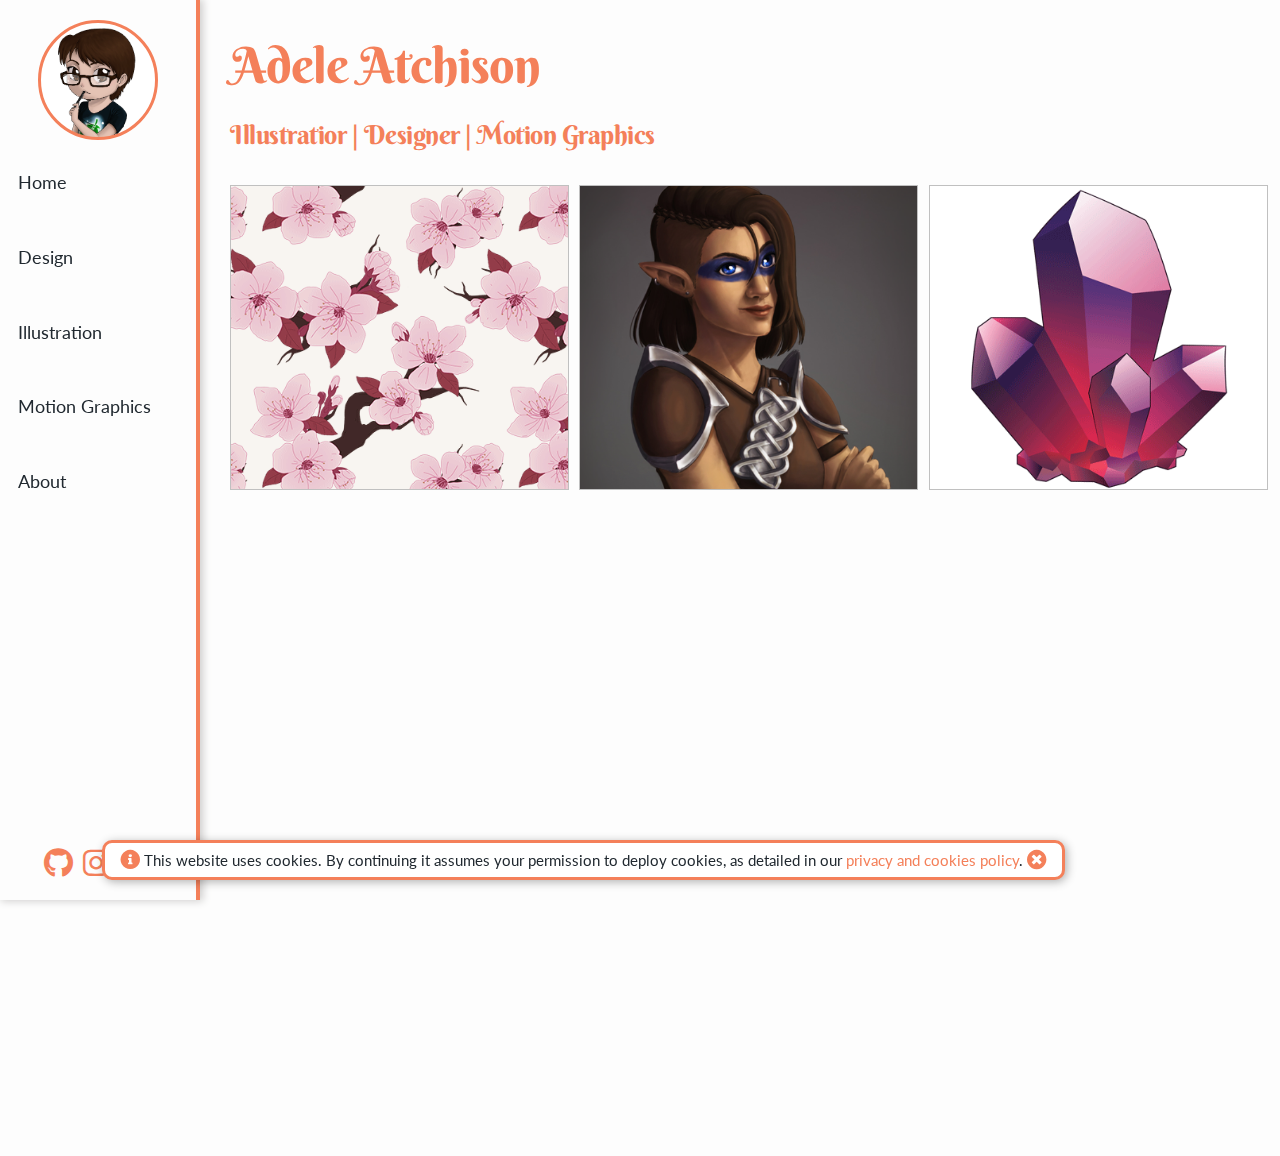
<file: index.html>
<!DOCTYPE html>
<html lang="en">
<head>

  <!-- Basic Page Needs
  –––––––––––––––––––––––––––––––––––––––––––––––––– -->
  <meta charset="utf-8">
  <title>Adele Atchison's Portfolio</title>
  <meta http-equiv="Content-Language" content="en">
  <meta name="description" content="Home Page of Adele Atchison's Portfolio">
  <meta name="author" content="Adele Atchison">
  <meta name="keywords" content="HTML,CSS,JavaScript,Illustration,Illustrator,Design,Designer,Photography,Portfolio,Northern Ireland,">

  <!-- Mobile Specific Metas
  –––––––––––––––––––––––––––––––––––––––––––––––––– -->
  <meta name="viewport" content="width=device-width, initial-scale=1">

  <!-- FONT
  –––––––––––––––––––––––––––––––––––––––––––––––––– -->
  <link href="https://fonts.googleapis.com/css?family=Berkshire+Swash|Lato" rel="stylesheet">

  <!-- CSS
  –––––––––––––––––––––––––––––––––––––––––––––––––– -->
  <link rel="stylesheet" href="css/normalize.css">
  <link rel="stylesheet" href="css/skeleton.css">
  <link rel="stylesheet" href="css/portfoliostyle.css">
  <link rel="stylesheet" href="css/fontawesome-free-5.0.1/web-fonts-with-css/css/fontawesome-all.css">

    
  <!-- Favicon
  –––––––––––––––––––––––––––––––––––––––––––––––––– -->
  <link rel="icon" type="image/png" href="images/favicon.png">
<!-- Global site tag (gtag.js) - Google Analytics -->

</head>
<body>
    <!--<div id="splash" style="text-align: center;vertical-align: middle;font-size: 20px;">hi there</div>-->
    
    <div id="imgpage"><div id="close"><i class="fa fa-times fa-2x"></i></div>
    <div class="navigationbuttons"><div id="prev_button"><i class="fa fa-chevron-left fa-5x" aria-hidden="false"></i></div><div id="next_button"><i class="fa fa-chevron-right fa-5x" aria-hidden="false"></i></div></div>
</div>

  <!-- Primary Page Layout
  –––––––––––––––––––––––––––––––––––––––––––––––––– -->
    <div id="containerouter" data-page="default">
        <input id="sidebar_button" type="checkbox" role="button"><label for="sidebar_button"><span><i class="fas fa-bars fa-2x"></i></span></label></input>
        <div id="sidebar">
            <div id="myicon"></div>
            <ul>
                <li><a href="./" data-page="default">Home</a></li>
                <li><a href="design.html" data-page="design">Design</a></li>
                <li><a href="illustration.html" data-page="illustration">Illustration</a></li>
                <li><a href="motiongraphics.html" data-page="photography">Motion Graphics</a></li>
                <li><a href="about.html" data-page="default">About</a></li>
                
            </ul>
            
            
    <div class="footer">
        <a href="https://github.com/DelAtchison"><i class="fab fa-github fa-fw fa-2x"></i></a>
        <a href="https://www.instagram.com/deliinthesky/"><i class="fab fa-instagram fa-fw fa-2x"></i></a>
        <a href="https://twitter.com/DeliAtchison"><i class="fab fa-twitter fa-fw fa-2x"></i></a>
           </div>
        </div>
    
      <div class="containerinner">
        <div id="gallery">
            <div class="twelve columns header"><h1>Adele Atchison </h1><h5> <a href="illustration.html">Illustratior</a> | <a href="design.html">Designer</a> | <a href="motiongraphics.html">Motion Graphics</a></h5>
            </div>
            <noscript><b>Javascript is disabled on your browser.<br> Please enable it to view this online portfolio as it was designed.</b></noscript>
                
            
        </div>
          <div class="video-container" style="margin-top:-2.2%;">
          <iframe width="98%"  src="https://www.youtube.com/embed/agPzBRjDsdI?rel=0&amp;controls=1&amp;showinfo=0" frameborder="0" allow="accelerometer; autoplay; encrypted-media; gyroscope; picture-in-picture" allowfullscreen></iframe></div><br>
      </div>
  </div>
<!-- Scripts --------->
    <script>
        
/* This is the entire Gallery entry for the page, it's all in here. All of it. Really */
        var works = [
            
            { 'name' : "Cherry Blossoms",
             'tbimage' : "images/thumbnails/Illustration/cherryblossom.png",
             'image' : "images/images/Illustration/cherryblossom.png",
               'description' : "A design created to be a repeating pattern and series of individual cherry blossom floral assets for use on wedding stationary. Designed for "+ '<a href="http://www.goldlinkstationery.com/New_Cherry_Blossom_p/newblossom.htm">Goldlink Stationary.</a>' + "  Created using Adobe Illustrator.",
             'year' : "2018" 
            },
            
            { 'name' : "Nora Brighthammer",
             'tbimage' : "images/thumbnails/Illustration/nora.png",
             'image' : "images/images/Illustration/nora.png",
             'description' : "A digital painting piece of one of my dungeons and dragons characters, a half elf fighter/sorcerer called Nora. Painted in Procreate and Photoshop.",
             'year' : "2020" 
            },
            
            { 'name' : "Multifaceted",
             'tbimage' : "images/thumbnails/Design/multifaceted.png",
             'image' : "images/images/Design/multifaceted.png",
             'description' : "A key illustration from a self branding project from 2016. I originally used the illustration as a setpiece in my earlier portfolio design and branding identity as well as using the colours from it for my colour scheme. Created in Adobe Illustrator.",
             'year' : "2016"
            },
            

        ];
    /* End of Gallery */
    </script>
    <script src="cookie_banner.js"></script> 
    <script src="galleryscript.js"></script> 
    
  
<!-- End Document
  –––––––––––––––––––––––––––––––––––––––––––––––––– -->
</body>
</html>
</file>
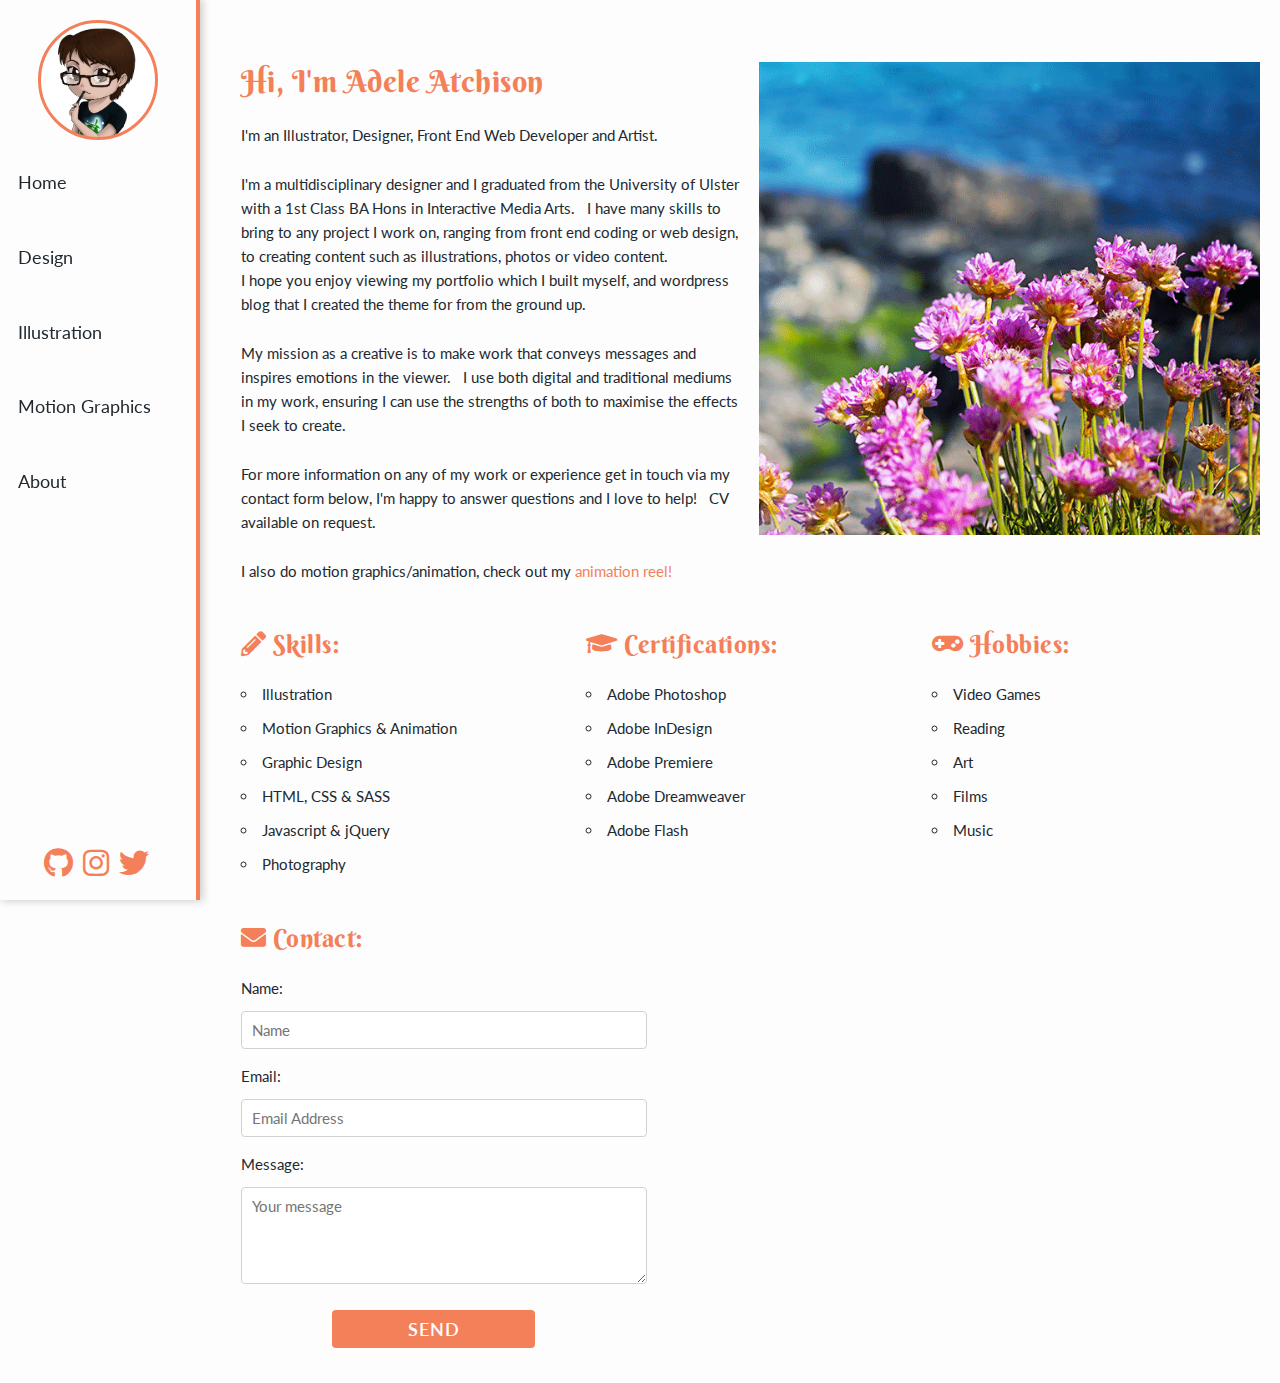
<file: about.html>
<!DOCTYPE html>
<html lang="en">
<head>

  <!-- Basic Page Needs
  –––––––––––––––––––––––––––––––––––––––––––––––––– -->
  <meta charset="utf-8">
  <title>Adele Atchison's Portfolio</title>
  <meta http-equiv="Content-Language" content="en">
  <meta name="description" content="Home Page of Adele Atchison's Portfolio">
  <meta name="author" content="Adele Atchison">
  <meta name="keywords" content="HTML,CSS,JavaScript,Illustration,Illustrator,Design,Designer,Photography,Portfolio,Northern Ireland,">

  <!-- Mobile Specific Metas
  –––––––––––––––––––––––––––––––––––––––––––––––––– -->
  <meta name="viewport" content="width=device-width, initial-scale=1">

  <!-- FONT
  –––––––––––––––––––––––––––––––––––––––––––––––––– -->
  <link href="https://fonts.googleapis.com/css?family=Berkshire+Swash|Lato" rel="stylesheet">

  <!-- CSS
  –––––––––––––––––––––––––––––––––––––––––––––––––– -->
  <link rel="stylesheet" href="css/normalize.css">
  <link rel="stylesheet" href="css/skeleton.css">
  <link rel="stylesheet" href="css/portfoliostyle.css">
  <link rel="stylesheet" href="css/fontawesome-free-5.0.1/web-fonts-with-css/css/fontawesome-all.css">
    
  <!-- Favicon
  –––––––––––––––––––––––––––––––––––––––––––––––––– -->
  <link rel="icon" type="image/png" href="images/favicon.png">
<!-- Global site tag (gtag.js) - Google Analytics -->


</head>
<body>
    <!--<div id="splash" style="text-align: center;vertical-align: middle;font-size: 20px;">hi there</div>-->
    
    <div id="imgpage"><div id="close"><i class="fa fa-times fa-2x"></i></div>
    <div class="navigationbuttons"><div id="prev_button"><i class="fa fa-chevron-left fa-5x" aria-hidden="false"></i></div><div id="next_button"><i class="fa fa-chevron-right fa-5x" aria-hidden="false"></i></div></div>
</div>

  <!-- Primary Page Layout
  –––––––––––––––––––––––––––––––––––––––––––––––––– -->
    <div id="containerouter" data-page="default">
        <input id="sidebar_button" type="checkbox" role="button"><label for="sidebar_button"><span><i class="fas fa-bars fa-2x"></i></span></label></input>
        <div id="sidebar">
                 <div id="myicon"></div>
            <ul>
                <li><a href="./" data-page="default">Home</a></li>
                <li><a href="design.html" data-page="design">Design</a></li>
                <li><a href="illustration.html" data-page="illustration">Illustration</a></li>
                <li><a href="motiongraphics.html" data-page="photography">Motion Graphics</a></li>
                <li><a href="about.html" data-page="default">About</a></li>
                
            </ul>
            
            
    <div class="footer">
        <a href="https://github.com/DelAtchison"><i class="fab fa-github fa-fw fa-2x"></i></a>
        <a href="https://www.instagram.com/deliinthesky/"><i class="fab fa-instagram fa-fw fa-2x"></i></a>
        <a href="https://twitter.com/DeliAtchison"><i class="fab fa-twitter fa-fw fa-2x"></i></a>
        
            </div>
        </div>
    
      <div class="containerinner about">
        <div id="gallery" style="margin-top:5%;">
            <div class="twelve columns">
            <div class="one-half column" style="padding-right:10px;"><h4 style="font-size:2em;">Hi, I'm Adele Atchison</h4><p>I'm an Illustrator, Designer, Front End Web Developer and Artist.</p><p>I'm a multidisciplinary designer and I graduated from the University of Ulster with a 1st Class BA Hons in Interactive Media Arts. &nbsp I have many skills to bring to any project I work on, ranging from front end coding or web design, to creating content such as illustrations, photos or video content. <br> I hope you enjoy viewing my portfolio which I built myself, and wordpress blog that I created the theme for from the ground up.</p> 
                
            <p>My mission as a creative is to make work that conveys messages and inspires emotions in the viewer.  &nbsp I use both digital and traditional mediums in my work, ensuring I can use the strengths of both to maximise the effects I seek to create.</p>
                
            <p>For more information on any of my work or experience get in touch via my contact form below, I'm happy to answer questions and I love to help! &nbsp CV available on request.</p>
                <p>I also do motion graphics/animation, check out my <a href="https://www.youtube.com/watch?v=agPzBRjDsdI&feature=youtu.be">animation reel! </a></p></div>
                
            <noscript><b>Javascript is disabled on your browser.<br> Please enable it to view this online portfolio as it was designed.</b></noscript>
            
            <div class="one-half column" style="padding-right:0.7%;"><img src="images/thumbnails/Photography/profileflowers.png" width="100%"></div>
            </div>
            <div class="twelve columns">
            <div class="one-third column"><h4><i class="fas fa-pencil-alt"></i> Skills:</h4>
                <ul>
                    <li>Illustration</li>
                    <li>Motion Graphics & Animation</li>
                    <li>Graphic Design</li>
                    <li>HTML, CSS & SASS </li>
                    <li>Javascript & jQuery</li>
                    <li>Photography</li>
                    
                </ul></div>
            <div class="one-third column"><h4><i class="fas fa-graduation-cap"></i> Certifications:</h4>
                <ul>
                    <li>Adobe Photoshop</li>
                    <li>Adobe InDesign</li>
                    <li>Adobe Premiere</li>
                    <li>Adobe Dreamweaver</li>
                    <li>Adobe Flash</li>
                </ul></div>
            <div class="one-third column"><h4><i class="fas fa-gamepad"></i> Hobbies:</h4>
            <ul>
                    <li>Video Games</li>
                    <li>Reading</li>
                    <li>Art</li>
                    <li>Films</li>
                    <li>Music</li>
                </ul></div>
            </div>
            <div class="twelve columns">
            <div class="one-half column cform"><h4><i class="fas fa-envelope"></i> Contact:</h4>
             <form action="//formspree.io/delatchison@gmail.com" method="POST" style="margin-left:3%">
                <p>  Name: </p>
                <input type="text" name="name" placeholder="Name">
                <p>  Email: </p>
                <input type="email" name="_replyto" placeholder="Email Address">
                <p>  Message: </p> 
                <textarea name="message" rows="5" placeholder="Your message" style="height:6.5em"></textarea>
                <input type="text" name="_gotcha" style="display:none"><br> 
                <input type="submit" value="Send" style="color:white;margin:0 auto;font-size:1.8rem;margin-top:20px;">
                </form> 
                </div></div>
                      
                
            
        </div>
      </div>
  </div>
<!-- Scripts --------->
       
  <script src="cookie_banner.js"></script> 
<!---End Document
  –––––––––––––––––––––––––––––––––––––––––––––––––– -->
</body>
</html>
</file>
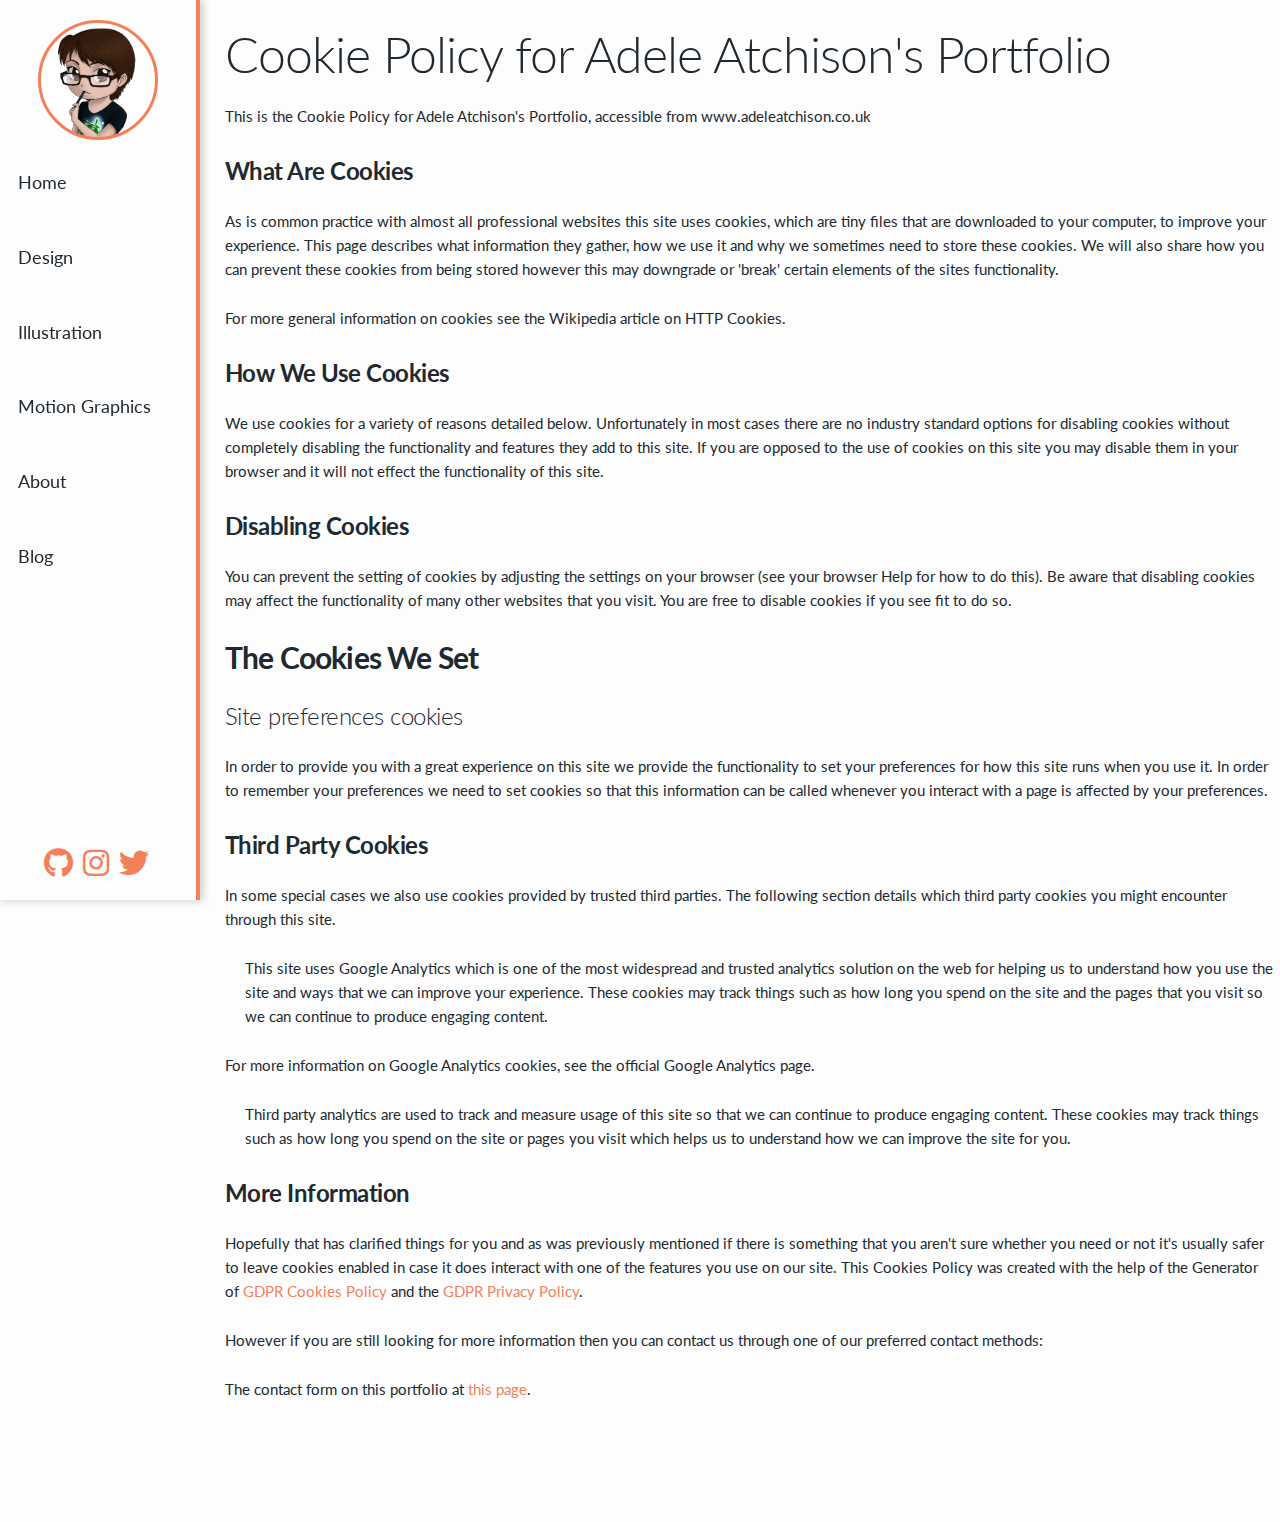
<file: Cookie_Privacy.html>
<!DOCTYPE html>
<html lang="en">
<head>

  <!-- Basic Page Needs
  –––––––––––––––––––––––––––––––––––––––––––––––––– -->
  <meta charset="utf-8">
  <title>Adele Atchison's Portfolio</title>
  <meta http-equiv="Content-Language" content="en">
  <meta name="description" content="Home Page of Adele Atchison's Portfolio">
  <meta name="author" content="Adele Atchison">
  <meta name="keywords" content="HTML,CSS,JavaScript,Illustration,Illustrator,Design,Designer,Photography,Portfolio,Northern Ireland,">

  <!-- Mobile Specific Metas
  –––––––––––––––––––––––––––––––––––––––––––––––––– -->
  <meta name="viewport" content="width=device-width, initial-scale=1">

  <!-- FONT
  –––––––––––––––––––––––––––––––––––––––––––––––––– -->
  <link href="https://fonts.googleapis.com/css?family=Berkshire+Swash|Lato" rel="stylesheet">

  <!-- CSS
  –––––––––––––––––––––––––––––––––––––––––––––––––– -->
  <link rel="stylesheet" href="css/normalize.css">
  <link rel="stylesheet" href="css/skeleton.css">
  <link rel="stylesheet" href="css/portfoliostyle.css">
  <link rel="stylesheet" href="css/fontawesome-free-5.0.1/web-fonts-with-css/css/fontawesome-all.css">

    
  <!-- Favicon
  –––––––––––––––––––––––––––––––––––––––––––––––––– -->
  <link rel="icon" type="image/png" href="images/favicon.png">
<!-- Global site tag (gtag.js) - Google Analytics -->
<script async src="https://www.googletagmanager.com/gtag/js?id=UA-66696200-1"></script>
<script>
  window.dataLayer = window.dataLayer || [];
  function gtag(){dataLayer.push(arguments);}
  gtag('js', new Date());

  gtag('config', 'UA-66696200-1');
</script>

</head>
<body>
    <!--<div id="splash" style="text-align: center;vertical-align: middle;font-size: 20px;">hi there</div>-->
    
    <div id="imgpage"><div id="close"><i class="fa fa-times fa-2x"></i></div>
    <div class="navigationbuttons"><div id="prev_button"><i class="fa fa-chevron-left fa-5x" aria-hidden="false"></i></div><div id="next_button"><i class="fa fa-chevron-right fa-5x" aria-hidden="false"></i></div></div>
</div>

  <!-- Primary Page Layout
  –––––––––––––––––––––––––––––––––––––––––––––––––– -->
    <div id="containerouter" data-page="default">
        <input id="sidebar_button" type="checkbox" role="button"><label for="sidebar_button"><span><i class="fas fa-bars fa-2x"></i></span></label></input>
        <div id="sidebar">
            <div id="myicon"></div>
            <ul>
                <li><a href="./" data-page="default">Home</a></li>
                <li><a href="design.html" data-page="design">Design</a></li>
                <li><a href="illustration.html" data-page="illustration">Illustration</a></li>
                <li><a href="motiongraphics.html" data-page="photography">Motion Graphics</a></li>
                <li><a href="about.html" data-page="default">About</a></li>
                <li><a href="http://www.adeleatchison.co.uk/blog/" data-page="blog">Blog</a></li>
            </ul>
            
            
    <div class="footer">
        <a href="https://github.com/DelAtchison"><i class="fab fa-github fa-fw fa-2x"></i></a>
        <a href="https://www.instagram.com/deliinthesky/"><i class="fab fa-instagram fa-fw fa-2x"></i></a>
        <a href="https://twitter.com/DeliAtchison"><i class="fab fa-twitter fa-fw fa-2x"></i></a>
           </div>
        </div>
    
      <div class="containerinner cookie"><br>
          <h1>Cookie Policy for Adele Atchison's Portfolio</h1>

<p>This is the Cookie Policy for Adele Atchison's Portfolio, accessible from www.adeleatchison.co.uk</p>

<h5><strong>What Are Cookies</strong></h5>

<p>As is common practice with almost all professional websites this site uses cookies, which are tiny files that are downloaded to your computer, to improve your experience. This page describes what information they gather, how we use it and why we sometimes need to store these cookies. We will also share how you can prevent these cookies from being stored however this may downgrade or 'break' certain elements of the sites functionality.</p>

<p>For more general information on cookies see the Wikipedia article on HTTP Cookies.</p>

<h5><strong>How We Use Cookies</strong></h5>

<p>We use cookies for a variety of reasons detailed below. Unfortunately in most cases there are no industry standard options for disabling cookies without completely disabling the functionality and features they add to this site. If you are opposed to the use of cookies on this site you may disable them in your browser and it will not effect the functionality of this site.</p>

<h5><strong>Disabling Cookies</strong></h5>

<p>You can prevent the setting of cookies by adjusting the settings on your browser (see your browser Help for how to do this). Be aware that disabling cookies may affect the functionality of many other websites that you visit. You are free to disable cookies if you see fit to do so.</p>

<h4><strong>The Cookies We Set</strong></h4>



    <h5>Site preferences cookies</h5>
    <p>In order to provide you with a great experience on this site we provide the functionality to set your preferences for how this site runs when you use it. In order to remember your preferences we need to set cookies so that this information can be called whenever you interact with a page is affected by your preferences.</p>



<h5><strong>Third Party Cookies</strong></h5>

<p>In some special cases we also use cookies provided by trusted third parties. The following section details which third party cookies you might encounter through this site.</p>



    <p style="padding-left:20px;">This site uses Google Analytics which is one of the most widespread and trusted analytics solution on the web for helping us to understand how you use the site and ways that we can improve your experience. These cookies may track things such as how long you spend on the site and the pages that you visit so we can continue to produce engaging content.</p>
    <p>For more information on Google Analytics cookies, see the official Google Analytics page.</p>



    <p style="padding-left:20px;">Third party analytics are used to track and measure usage of this site so that we can continue to produce engaging content. These cookies may track things such as how long you spend on the site or pages you visit which helps us to understand how we can improve the site for you.</p>



<h5><strong>More Information</strong></h5>

<p>Hopefully that has clarified things for you and as was previously mentioned if there is something that you aren't sure whether you need or not it's usually safer to leave cookies enabled in case it does interact with one of the features you use on our site. This Cookies Policy was created with the help of the Generator of <a href="https://cookiepolicygenerator.com">GDPR Cookies Policy</a> and the <a href="https://privacypolicygenerator.info">GDPR Privacy Policy</a>.</p>

<p>However if you are still looking for more information then you can contact us through one of our preferred contact methods:</p>

<ul>
The contact form on this portfolio at <a href="about.html">this page</a>.
</ul>
          <br><br>
          <br><br>

      </div>
  </div>
<!-- Scripts --------->
    <script>
        
/* This is the entire Gallery entry for the page, it's all in here. All of it. Really */
        
    /* End of Gallery */
    </script>
    <script src="cookie_banner.js"></script> 
    
  
<!-- End Document
  –––––––––––––––––––––––––––––––––––––––––––––––––– -->
</body>
</html>
</file>
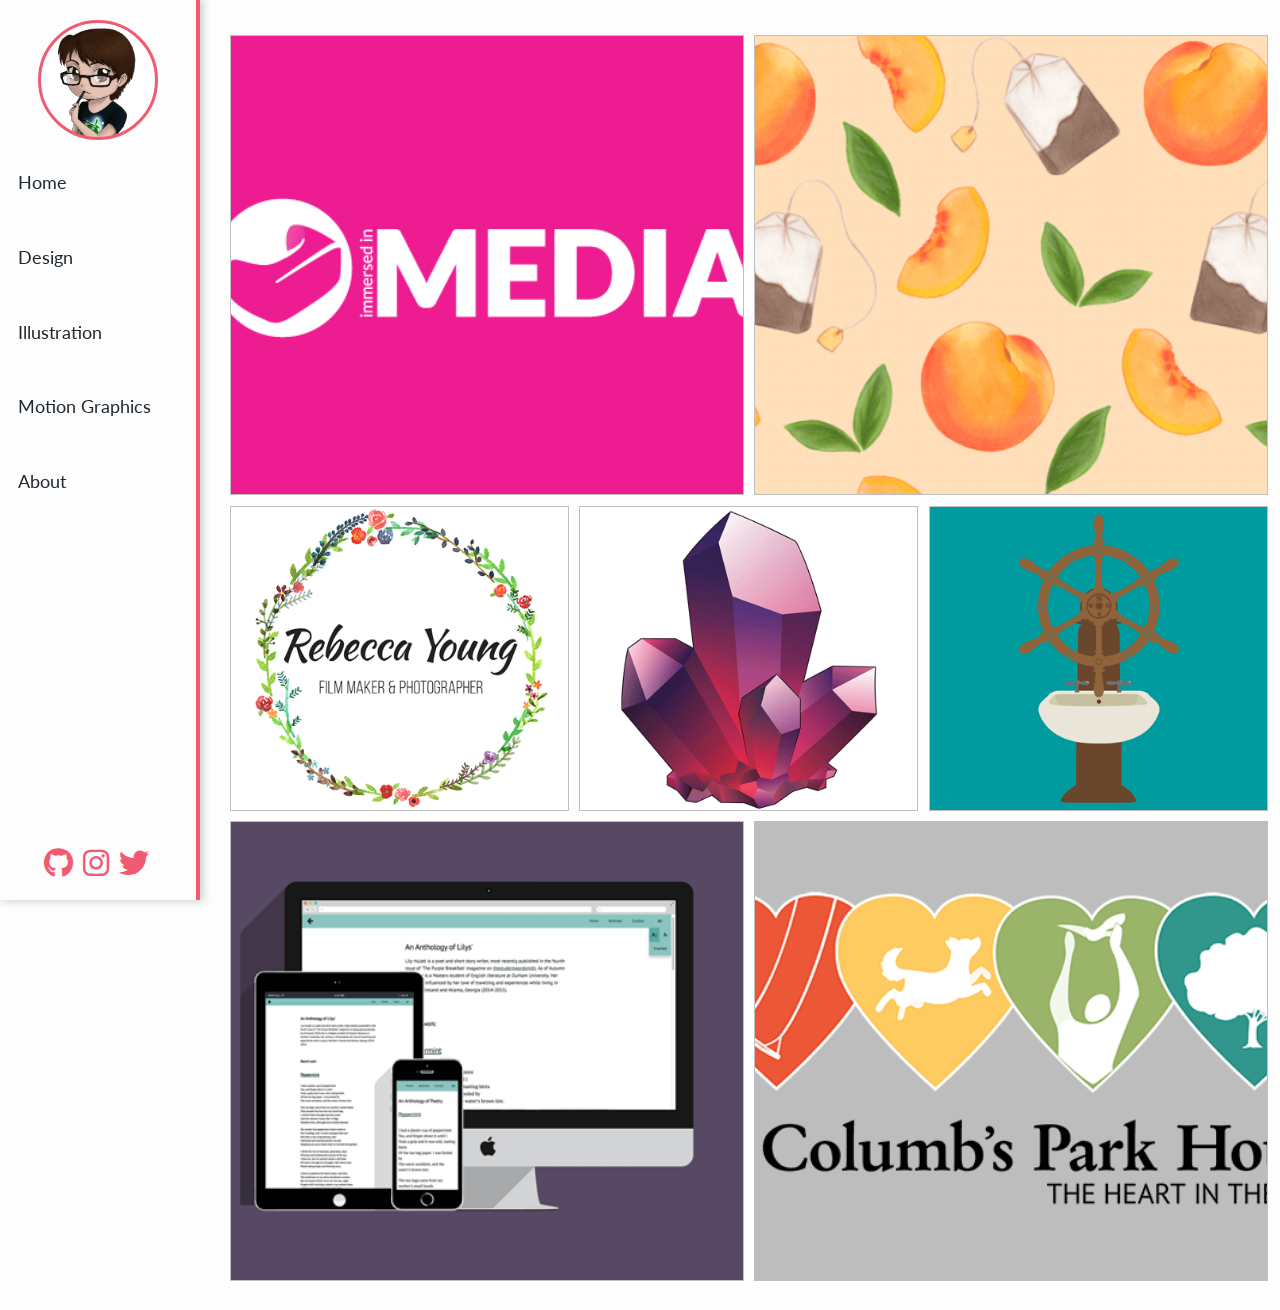
<file: design.html>
<!DOCTYPE html>
<html lang="en">
<head>

  <!-- Basic Page Needs
  –––––––––––––––––––––––––––––––––––––––––––––––––– -->
  <meta charset="utf-8">
  <title>Adele Atchison's Portfolio</title>
  <meta http-equiv="Content-Language" content="en">
  <meta name="description" content="Home Page of Adele Atchison's Portfolio">
  <meta name="author" content="Adele Atchison">
  <meta name="keywords" content="HTML,CSS,JavaScript,Illustration,Illustrator,Design,Designer,Photography,Portfolio,Northern Ireland,">

  <!-- Mobile Specific Metas
  –––––––––––––––––––––––––––––––––––––––––––––––––– -->
  <meta name="viewport" content="width=device-width, initial-scale=1">

  <!-- FONT
  –––––––––––––––––––––––––––––––––––––––––––––––––– -->
  <link href="https://fonts.googleapis.com/css?family=Berkshire+Swash|Lato" rel="stylesheet">

  <!-- CSS
  –––––––––––––––––––––––––––––––––––––––––––––––––– -->
  <link rel="stylesheet" href="css/normalize.css">
  <link rel="stylesheet" href="css/skeleton.css">
  <link rel="stylesheet" href="css/portfoliostyle.css">
  <link rel="stylesheet" href="css/fontawesome-free-5.0.1/web-fonts-with-css/css/fontawesome-all.css">

    
  <!-- Favicon
  –––––––––––––––––––––––––––––––––––––––––––––––––– -->
  <link rel="icon" type="image/png" href="images/favicon.png">

</head>
    <!-- Global site tag (gtag.js) - Google Analytics -->


<body>
    <!--<div id="splash" style="text-align: center;vertical-align: middle;font-size: 20px;">hi there</div>-->
    
    <div id="imgpage"><div id="close"><i class="fa fa-times fa-2x"></i></div>
    <div class="navigationbuttons"><div id="prev_button"><i class="fa fa-chevron-left fa-5x" aria-hidden="false"></i></div><div id="next_button"><i class="fa fa-chevron-right fa-5x" aria-hidden="false"></i></div></div>
</div>

  <!-- Primary Page Layout
  –––––––––––––––––––––––––––––––––––––––––––––––––– -->
    <div id="containerouter" data-page="design">
        <input id="sidebar_button" type="checkbox" role="button"><label for="sidebar_button"><span><i class="fas fa-bars fa-2x"></i></span></label></input>
        <div id="sidebar">
            <div id="myicon"></div>
            <ul>
                <li><a href="./" data-page="default">Home</a></li>
                <li><a href="design.html" data-page="design">Design</a></li>
                <li><a href="illustration.html" data-page="illustration">Illustration</a></li>
                <li><a href="motiongraphics.html" data-page="photography">Motion Graphics</a></li>
                <li><a href="about.html" data-page="default">About</a></li>
                
            </ul>
            
            
    <div class="footer">
        <a href="https://github.com/DelAtchison"><i class="fab fa-github fa-fw fa-2x"></i></a>
        <a href="https://www.instagram.com/deliinthesky/"><i class="fab fa-instagram fa-fw fa-2x"></i></a>
        <a href="https://twitter.com/DeliAtchison"><i class="fab fa-twitter fa-fw fa-2x"></i></a>
           </div>
        </div>
    
      <div class="containerinner">
        <div id="gallery">
            <noscript><b>Javascript is disabled on your browser.<br> Please enable it to view this online portfolio as it was designed.</b></noscript>
     
                    
                
            
        </div> <br> 
      </div>
  </div>
<!-- Scripts --------->
    <script>
        
/* This is the entire Gallery entry for the page, it's all in here. All of it. Really */
        var works = [

              { 'name' : "Immersed in Media Logo",
             'tbimage' : "images/thumbnails/Design/immersedlogo.png",
             'image' : "images/images/Design/immersedlogo.png",
             'description' : "A logo and tagline illustrated and designed for a VR media project by lecturers of the Ulster University. The brief was for something bold and bright that could be used on a set of printed materials including a cardboard VR headset and business cards. Created in Adobe Illustrator.",
             'year' : "2018"
            },
            
            { 'name' : "Peaches & Tea",
             'tbimage' : "images/thumbnails/Design/peachiceteapattern.png",
             'image' : "images/images/Design/peachiceteapattern.png",
             'description' : "Digital composite of traditional marker illustrations, of the elements of peach tea, used to make a repeating pattern.",
             'year' : "2017"
            },

              { 'name' : "Rebecca Logo",
             'tbimage' : "images/thumbnails/Design/rebeccay.png",
             'image' : "images/images/Design/rebeccay.png",
             'description' : "A logo design for Rebecca Young featuring a floral wreath made with watercolours, and her name through the middle in a brush font.",
             'year' : "2016" 
            },

             { 'name' : "Multifaceted",
             'tbimage' : "images/thumbnails/Design/multifaceted.png",
             'image' : "images/images/Design/multifaceted.png",
             'description' : "A key illustration from a self branding project from 2016. I originally used the illustration as a setpiece in my earlier portfolio design and branding identity as well as using the colours from it for my colour scheme. Created in Adobe Illustrator.",
             'year' : "2016"
            },

            //{ 'name' : "We Are Stars",
            // 'tbimage' : "images/thumbnails/Design/wearestars.png",
            // 'image' : "images/images/Design/wearestars.png",
            // 'description' : "A typography piece of the quote from Marylin Monroe that I used to //experiment between graphical and text elements in a design.",
            // 'year' : "2016"
           // },

            { 'name' : "Navsync",
             'tbimage' : "images/thumbnails/Design/navsync.png",
             'image' : "images/images/Design/navsync.png",
             'description' : "A design for a jQuery plugin 'NavSync' created by Ryan Park for smooth content navigation management. Originally an icon design it later became the animated masthead for the plugin's web page. Plugin available" + ' <a href="http://ryanpark.co.uk/navsync/">here.</a>',
             'year' : "2016"
            },

            { 'name' : "Anthology of Lilys'",
             'tbimage' : "images/thumbnails/Design/anthologyoflilys.png",
             'image' : "images/images/Design/anthologyoflilys.png",
             'description' : "A web design and development project for a literature student to show off their written work. The site features a minimilist design to keep the focus on their work and accessibility features to both alter the text size and the contrast for readibility.",
             'year' : "2016"
            },

             { 'name' : "Heart of the Park",
             'tbimage' : "images/thumbnails/Design/stcolumbslogo.png",
             'image' : "images/images/Design/stcolumbslogo.png",
              'description' : "Part of a complete media redesign for St. Columb's Park House in Londonderry, myself and two other students worked on a rebrand for the organisation. This was the result of several concept ideas from myself and the two other students on the project and the final design was illustrated and the colour scheme designed by myself. It was designed to reperesnt the different yet important aspects of the park and those who used it, and was also created to be modular. A usage guide was also created showing the other optional parts of the design" +' <a href="http://www.adeleatchison.co.uk/files/stcolumbslogoguide.pdf" target="_blank">here.</a>',
             'year' : "2015"
            },

        ];
    /* End of Gallery */
    </script>
    <script src="cookie_banner.js"></script> 
    <script src="galleryscript.js"></script> 
  
<!-- End Document
  –––––––––––––––––––––––––––––––––––––––––––––––––– -->
</body>
</html>
</file>
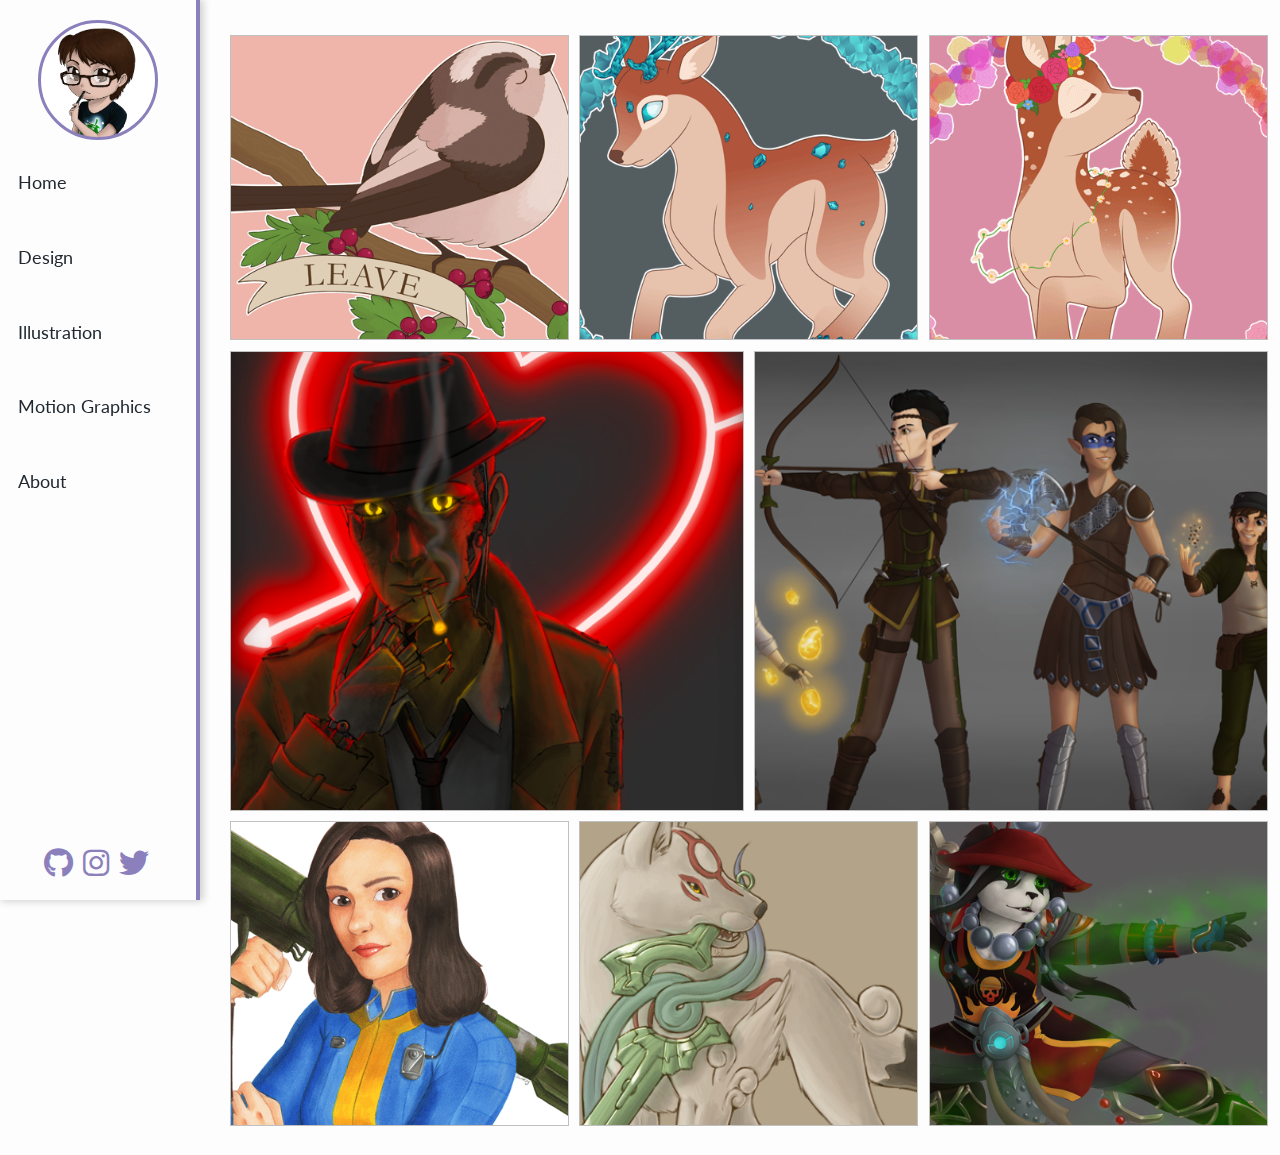
<file: illustration.html>
<!DOCTYPE html>
<html lang="en">
<head>

  <!-- Basic Page Needs
  –––––––––––––––––––––––––––––––––––––––––––––––––– -->
  <meta charset="utf-8">
  <title>Adele Atchison's Portfolio</title>
  <meta http-equiv="Content-Language" content="en">
  <meta name="description" content="Home Page of Adele Atchison's Portfolio">
  <meta name="author" content="Adele Atchison">
  <meta name="keywords" content="HTML,CSS,JavaScript,Illustration,Illustrator,Design,Designer,Photography,Portfolio,Northern Ireland,">

  <!-- Mobile Specific Metas
  –––––––––––––––––––––––––––––––––––––––––––––––––– -->
  <meta name="viewport" content="width=device-width, initial-scale=1">

  <!-- FONT
  –––––––––––––––––––––––––––––––––––––––––––––––––– -->
  <link href="https://fonts.googleapis.com/css?family=Berkshire+Swash|Lato" rel="stylesheet">

  <!-- CSS
  –––––––––––––––––––––––––––––––––––––––––––––––––– -->
  <link rel="stylesheet" href="css/normalize.css">
  <link rel="stylesheet" href="css/skeleton.css">
  <link rel="stylesheet" href="css/portfoliostyle.css">
  <link rel="stylesheet" href="css/fontawesome-free-5.0.1/web-fonts-with-css/css/fontawesome-all.css">

    
  <!-- Favicon
  –––––––––––––––––––––––––––––––––––––––––––––––––– -->
  <link rel="icon" type="image/png" href="images/favicon.png">
<!-- Global site tag (gtag.js) - Google Analytics -->


</head>
<body>
    <!--<div id="splash" style="text-align: center;vertical-align: middle;font-size: 20px;">hi there</div>-->
    
    <div id="imgpage"><div id="close"><i class="fa fa-times fa-2x"></i></div>
    <div class="navigationbuttons"><div id="prev_button"><i class="fa fa-chevron-left fa-5x" aria-hidden="false"></i></div><div id="next_button"><i class="fa fa-chevron-right fa-5x" aria-hidden="false"></i></div></div>
</div>

  <!-- Primary Page Layout
  –––––––––––––––––––––––––––––––––––––––––––––––––– -->
    <div id="containerouter" data-page="illustration">
        <input id="sidebar_button" type="checkbox" role="button"><label for="sidebar_button"><span><i class="fas fa-bars fa-2x"></i></span></label></input>
        <div id="sidebar">
            <div id="myicon"></div>
            <ul>
                <li><a href="./" data-page="default">Home</a></li>
                <li><a href="design.html" data-page="design">Design</a></li>
                <li><a href="illustration.html" data-page="illustration">Illustration</a></li>
                <li><a href="motiongraphics.html" data-page="photography">Motion Graphics</a></li>
                <li><a href="about.html" data-page="default">About</a></li>
                
            </ul>
            
    <div class="footer">
        <a href="https://github.com/DelAtchison"><i class="fab fa-github fa-fw fa-2x"></i></a>
        <a href="https://www.instagram.com/deliinthesky/"><i class="fab fa-instagram fa-fw fa-2x"></i></a>
        <a href="https://twitter.com/DeliAtchison"><i class="fab fa-twitter fa-fw fa-2x"></i></a>
           </div>
        </div>
    
      <div class="containerinner">
        <div id="gallery">
            <noscript><b>Javascript is disabled on your browser.<br> Please enable it to view this online portfolio as it was designed.</b></noscript>
          
        </div><br>
      </div>
  </div>
<!-- Scripts --------->
    <script>
       
/* This is the entire Gallery entry for the page, it's all in here. All of it. Really */
        var works = [
            
            { 'name' : "Sassy Sparrow",
             'tbimage' : "images/thumbnails/Illustration/sassysparrow.png",
             'image' : "images/images/Illustration/sassysparrow.png",
             'description' : "One of two 'Sassy Bird' illustrations. Partner to 'No Forgiveness' and created in Adobe Photoshop.",
             'year' : "2017"
            },
            
              { 'name' : "Crystal Prince",
             'tbimage' : "images/thumbnails/Illustration/crystalprince.png",
             'image' : "images/images/Illustration/crystalprince.png",
             'description' : "An illustration of a crystal infused stag as part of my Stag Princes series. Created in Adobe Illustrator.",
             'year' : "2017"
            },

              { 'name' : "Flower Prince",
             'tbimage' : "images/thumbnails/Illustration/flowerprince.png",
             'image' : "images/images/Illustration/flowerprince.png",
             'description' : "An illustration of a flower infused stag as part of my Stag Princes series. This one is a fawn prince to match the softer floral theme. Created in Adobe Illustrator.",
             'year' : "2017" 
            },

             { 'name' : "Valentine",
             'tbimage' : "images/thumbnails/Illustration/valentine.png",
             'image' : "images/images/Illustration/valentine.png",
             'description' : "A fanart painting created as part of a challenge between friends on discord over the lockdown period. Painted entirely in Procreate on an iPad Pro. This is a painting of Nick Valentine from Fallout 4. <br><br>Nick Valentine and Fallout 4 © Bethedsa Softworks.",
             'year' : "2020"
            },
            
            { 'name' : "D&D Party",
             'tbimage' : "images/thumbnails/Illustration/dndportrait.png",
             'image' : "images/images/Illustration/dndportrait.png",
             'description' : "A collection of illustrations of the characters of my friends dungeons and dragons party. Left to right, Fenston (Paladin), Amelia (Bard), Zale (Ranger), Nora (Fighter/Sorcerer), Mido (Druid), and Sorry (Bard).",
             'year' : "2019"
            },
            
            { 'name' : "Nora Can Do It",
             'tbimage' : "images/thumbnails/Illustration/noracandoit.png",
             'image' : "images/images/Illustration/noracandoit.png",
             'description' : "A traditional illustration piece of the default female player character from Fallout 4 in a take on the 'We Can Do It' iconic war posters. The lore behind the female character and the narrative of her being thrust into a post apocalyptic world while managing to thrive and rebuild the remains of Boston fit the theme of a 'Woman Who Could' and seemed appropriate for this illustration. Created using markers and coloured pencils. <br><br>Fallout 4 and characters © Bethesda.",
             'year' : "2017"
            },

            { 'name' : "Okami",
             'tbimage' : "images/thumbnails/Illustration/okamiamaterasu.png",
             'image' : "images/images/Illustration/okamiamaterasu.png",
             'description' : "A digital illustration of Okami Amaterasu from the game Okami with the Jade 'Blade of Kusanagi'. Created in Adobe Photoshop. <br><br>Okami © Capcom and Clover Leaf Studios",
             'year' : "2013"
            },

            { 'name' : "Reglitch",
             'tbimage' : "images/thumbnails/Illustration/reglitch.png",
             'image' : "images/images/Illustration/reglitch.png",
             'description' : "A digital illustration of a players World of Warcraft Pandaren Mistweaver Monk Character. Created in Adobe Photoshop. <br><br>World of Warcraft © Blizzard Entertainment.",
             'year' : "2016"
            },

           

        ];
    /* End of Gallery */
    </script>
    <script src="cookie_banner.js"></script> 
    <script src="galleryscript.js"></script> 
  
<!-- End Document
  –––––––––––––––––––––––––––––––––––––––––––––––––– -->
</body>
</html>
</file>
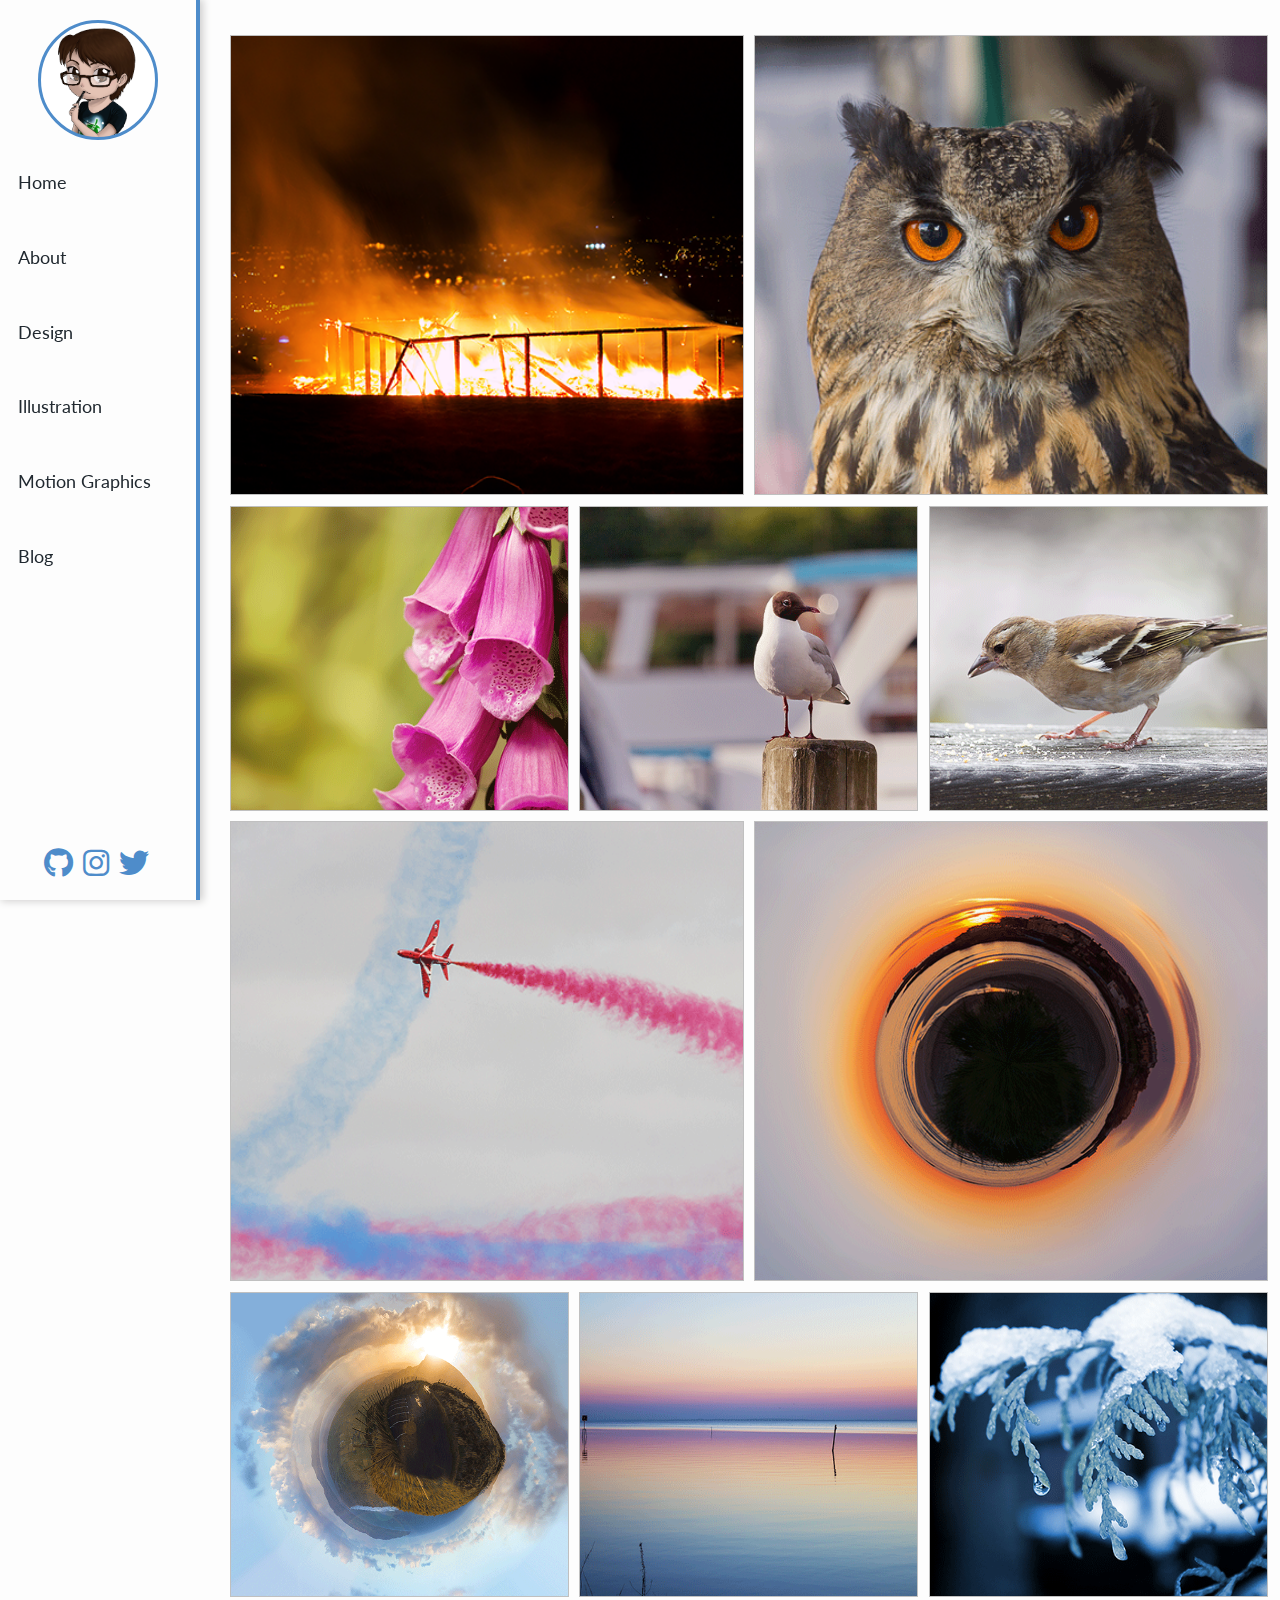
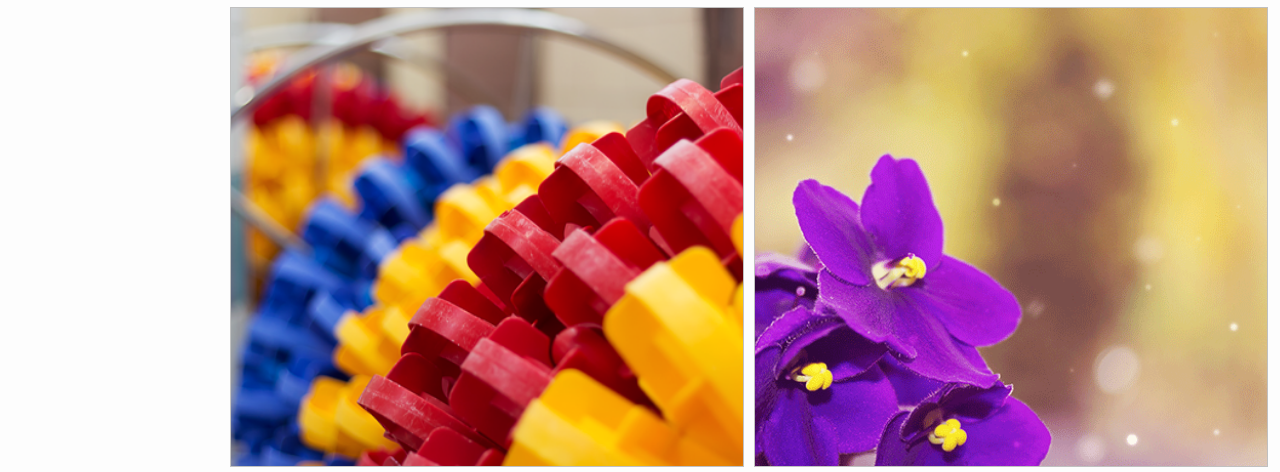
<file: photography.html>
<!DOCTYPE html>
<html lang="en">
<head>

  <!-- Basic Page Needs
  –––––––––––––––––––––––––––––––––––––––––––––––––– -->
  <meta charset="utf-8">
  <title>Adele Atchison's Portfolio</title>
  <meta http-equiv="Content-Language" content="en">
  <meta name="description" content="Home Page of Adele Atchison's Portfolio">
  <meta name="author" content="Adele Atchison">
  <meta name="keywords" content="HTML,CSS,JavaScript,Illustration,Illustrator,Design,Designer,Photography,Portfolio,Northern Ireland,">

  <!-- Mobile Specific Metas
  –––––––––––––––––––––––––––––––––––––––––––––––––– -->
  <meta name="viewport" content="width=device-width, initial-scale=1">

  <!-- FONT
  –––––––––––––––––––––––––––––––––––––––––––––––––– -->
  <link href="https://fonts.googleapis.com/css?family=Berkshire+Swash|Lato" rel="stylesheet">

  <!-- CSS
  –––––––––––––––––––––––––––––––––––––––––––––––––– -->
  <link rel="stylesheet" href="css/normalize.css">
  <link rel="stylesheet" href="css/skeleton.css">
  <link rel="stylesheet" href="css/portfoliostyle.css">
  <link rel="stylesheet" href="css/fontawesome-free-5.0.1/web-fonts-with-css/css/fontawesome-all.css">

    
  <!-- Favicon
  –––––––––––––––––––––––––––––––––––––––––––––––––– -->
  <link rel="icon" type="image/png" href="images/favicon.png">
<!-- Global site tag (gtag.js) - Google Analytics -->


</head>
<body>
    <!--<div id="splash" style="text-align: center;vertical-align: middle;font-size: 20px;">hi there</div>-->
    
    <div id="imgpage"><div id="close"><i class="fa fa-times fa-2x"></i></div>
    <div class="navigationbuttons"><div id="prev_button"><i class="fa fa-chevron-left fa-5x" aria-hidden="false"></i></div><div id="next_button"><i class="fa fa-chevron-right fa-5x" aria-hidden="false"></i></div></div>
</div>

  <!-- Primary Page Layout
  –––––––––––––––––––––––––––––––––––––––––––––––––– -->
    <div id="containerouter" data-page="photography">
        <input id="sidebar_button" type="checkbox" role="button"><label for="sidebar_button"><span><i class="fas fa-bars fa-2x"></i></span></label></input>
        <div id="sidebar">
            <div id="myicon"></div>
            <ul>
                <li><a href="./" data-page="default">Home</a></li>
                <li><a href="about.html" data-page="default">About</a></li>
                <li><a href="design.html" data-page="design">Design</a></li>
                <li><a href="illustration.html" data-page="illustration">Illustration</a></li>
                <li><a href="motiongraphics.html" data-page="photography">Motion Graphics</a></li>
                <li><a href="http://www.adeleatchison.co.uk/blog/" data-page="blog">Blog</a></li>
            </ul>
            
            
    <div class="footer">
        <a href="https://github.com/DelAtchison"><i class="fab fa-github fa-fw fa-2x"></i></a>
        <a href="https://www.instagram.com/deliinthesky/"><i class="fab fa-instagram fa-fw fa-2x"></i></a>
        <a href="https://twitter.com/DeliAtchison"><i class="fab fa-twitter fa-fw fa-2x"></i></a>
           </div>
        </div>
    
      <div class="containerinner">
        <div id="gallery">
            <noscript><b>Javascript is disabled on your browser.<br> Please enable it to view this online portfolio as it was designed.</b></noscript>
     
                      
                
            
        </div>
      </div>
  </div>
<!-- Scripts --------->
    <script>
        
/* This is the entire Gallery entry for the page, it's all in here. All of it. Really */
        var works = [
            
            { 'name' : "I See Fire",
             'tbimage' : "images/thumbnails/Photography/fire.png",
             'image' : "images/images/Photography/fire.png",
             'description' : "Photo of the Temple Burn in Londonderry for part of a project with St. Columb's Park House to be used on their blog.",
             'year' : "2014"
            },

              { 'name' : "Eagle Owl",
             'tbimage' : "images/thumbnails/Photography/eagleowl.png",
             'image' : "images/images/Photography/eagleowl.png",
             'description' : "Photo of an Eagle Owl taken at a touring owl charity display in the Lake District.",
             'year' : "2015" 
            },

             { 'name' : "Foxglove",
             'tbimage' : "images/thumbnails/Photography/foxglove.png",
             'image' : "images/images/Photography/foxglove.png",
             'description' : "Some wild foxglove photographed in the Lake District.",
             'year' : "2015"
            },

            { 'name' : "Gull",
             'tbimage' : "images/thumbnails/Photography/gull.png",
             'image' : "images/images/Photography/gull.png",
             'description' : "A black capped gull photographed at Lake Windermere in the Lake District.",
             'year' : "2015"
            },

            { 'name' : "Chaffinch",
             'tbimage' : "images/thumbnails/Photography/ladychaffinch.png",
             'image' : "images/images/Photography/ladychaffinch.png",
             'description' : "A female chaffinch photographed at Watendlath in the Lake District.",
             'year' : "2015"
            },

            { 'name' : "Lone Arrow",
             'tbimage' : "images/thumbnails/Photography/lonearrow.png",
             'image' : "images/images/Photography/lonearrow.png",
             'description' : "Photo of a single Red Arrow taken during a display at the Portrush Air Show.",
             'year' : "2015"
            },
              
            { 'name' : "Golden Globe",
             'tbimage' : "images/thumbnails/Photography/sunsetglobe.png",
             'image' : "images/images/Photography/sunsetglobe.png",
             'description' : "Part of my panorama globes series featuring a beach landscape during sunset.",
             'year' : "2012"
            },

             { 'name' : "Coastal Globe",
             'tbimage' : "images/thumbnails/Photography/panoramaglobe4.png",
             'image' : "images/images/Photography/panoramaglobe4.png",
             'description' : "Part of my panorama globes series featuring a costal landscape just before golden hour.",
             'year' : "2012"
            },
 
            { 'name' : "Purple Mirror",
             'tbimage' : "images/thumbnails/Photography/purplenight.png",
             'image' : "images/images/Photography/purplenight.png",
             'description' : "Photo of a near perfectly still evening at Lough Neagh during sunset. This photo is unedited in any way.",
             'year' : "2013"
            },
            
            { 'name' : "Winter Wonderland",
             'tbimage' : "images/thumbnails/Photography/winterwonderland4.png",
             'image' : "images/images/Photography/winterwonderland4.png",
             'description' : "Photo of some snow on an evergreen in my back garden one year.",
             'year' : "2013"
            }, 
            
            { 'name' : "Pool Floats",
             'tbimage' : "images/thumbnails/Photography/pool.png",
             'image' : "images/images/Photography/pool.png",
             'description' : "An experiment on depth of field with some swiming pool floats.",
             'year' : "2014"
            },  
            
              { 'name' : "African Violet",
             'tbimage' : "images/thumbnails/Photography/africanviolet.png",
             'image' : "images/images/Photography/africanviolet.png",
             'description' : "Photo of an african violet plant on my kitchen windowsill.",
             'year' : "2012"
            },
            
        ];
    /* End of Gallery */
    </script>
    <script src="cookie_banner.js"></script> 
    <script src="galleryscript.js"></script> 
  
<!-- End Document
  –––––––––––––––––––––––––––––––––––––––––––––––––– -->
</body>
</html>
</file>
<file: css/skeleton.css>
/*
* Skeleton V2.0.4
* Copyright 2014, Dave Gamache
* www.getskeleton.com
* Free to use under the MIT license.
* http://www.opensource.org/licenses/mit-license.php
* 12/29/2014
*/


/* Table of contents
––––––––––––––––––––––––––––––––––––––––––––––––––
- Grid
- Base Styles
- Typography
- Links
- Buttons
- Forms
- Lists
- Code
- Tables
- Spacing
- Utilities
- Clearing
- Media Queries
*/


/* Grid
–––––––––––––––––––––––––––––––––––––––––––––––––– */
.containerinner {
  position: relative;
  width: 100%; /* 798px breakpoint */
  max-width: 1040px;
  margin: 0;
  box-sizing: border-box;
  padding-top:20px;
  left:0;
  -moz-transition: left 0.3s ease;
  transition: left 0.3s ease;

}
.column,
.columns {
  width: 100%;
  float: left;
  box-sizing: border-box; }

/* For devices larger than 400px */
@media (min-width: 400px) {
  .container {
    width: 85%;
    padding: 0; }
}

/* For devices larger than 550px */
@media (min-width: 550px) {
  .containerinner {
    width: 97.5%; 
      margin:0 auto;}
  .column,
  .columns {
    margin: 0.5%!important; }
  /*.column:first-child,
  .columns:first-child {
    margin-left: 0; }*/

  .one.column,
  .one.columns                    { width: 4.66666666667%; }
  .two.columns                    { width: 13.3333333333%; }
  .three.columns                  { width: 22%;            }
  .four.columns                   { width: 30.6666666667%; }
  .five.columns                   { width: 39.3333333333%; }
  .six.columns                    { width: 48%;            }
  .seven.columns                  { width: 56.6666666667%; }
  .eight.columns                  { width: 65.3333333333%; }
  .nine.columns                   { width: 74.0%;          }
  .ten.columns                    { width: 82.6666666667%; }
  .eleven.columns                 { width: 91.3333333333%; }
  .twelve.columns                 { width: 100%; margin-left: 0; }

  .one-third.column               { width: 32.3333333334%; }
  .two-thirds.column              { width: 65.3333333333%; }

  .one-half.column                { width: 49%; }

  /* Offsets */
  .offset-by-one.column,
  .offset-by-one.columns          { margin-left: 8.66666666667%; }
  .offset-by-two.column,
  .offset-by-two.columns          { margin-left: 17.3333333333%; }
  .offset-by-three.column,
  .offset-by-three.columns        { margin-left: 26%;            }
  .offset-by-four.column,
  .offset-by-four.columns         { margin-left: 34.6666666667%; }
  .offset-by-five.column,
  .offset-by-five.columns         { margin-left: 43.3333333333%; }
  .offset-by-six.column,
  .offset-by-six.columns          { margin-left: 52%;            }
  .offset-by-seven.column,
  .offset-by-seven.columns        { margin-left: 60.6666666667%; }
  .offset-by-eight.column,
  .offset-by-eight.columns        { margin-left: 69.3333333333%; }
  .offset-by-nine.column,
  .offset-by-nine.columns         { margin-left: 78.0%;          }
  .offset-by-ten.column,
  .offset-by-ten.columns          { margin-left: 86.6666666667%; }
  .offset-by-eleven.column,
  .offset-by-eleven.columns       { margin-left: 95.3333333333%; }

  .offset-by-one-third.column,
  .offset-by-one-third.columns    { margin-left: 34.6666666667%; }
  .offset-by-two-thirds.column,
  .offset-by-two-thirds.columns   { margin-left: 69.3333333333%; }

  .offset-by-one-half.column,
  .offset-by-one-half.columns     { margin-left: 52%; }

}
@media (min-width: 600px) {
    .containerinner {padding-top:0;
  padding: 0 20px;
    margin: 0 auto;}
}
@media (min-width: 750px) {
    .containerinner {
        margin-left:20%;
        width:78%;
    }
}
@media (min-width: 1080px) {
    .containerinner {
        margin-left:17.5%;
        width:82.5%;
        max-width: 1200px;
    }
}
@media (min-width: 1200px) {
    .containerinner {
        margin-left:16%;
        width:85%;
        max-width: 1200px;
    }
}
@media (min-width: 1440px) {
    .containerinner {
        margin-left:15%;
        width:90%;
        max-width: 1200px;
    }
}
@media (min-width: 1560px) {
    .containerinner {
        margin-left:17.5%;
        width:90%;
        max-width: 1200px;
    }
}
@media (min-width: 1700px) {
    .containerinner {
        margin-left:17.5%;
        width:100%;
        max-width: 1300px;
    }
}

/* Base Styles
–––––––––––––––––––––––––––––––––––––––––––––––––– */
/* NOTE
html is set to 62.5% so that all the REM measurements throughout Skeleton
are based on 10px sizing. So basically 1.5rem = 15px :) */
html {
  font-size: 62.5%; }
body {
  font-size: 1.5em; /* currently ems cause chrome bug misinterpreting rems on body element */
  line-height: 1.6;
  font-weight: 400;
  font-family: "Raleway", "HelveticaNeue", "Helvetica Neue", Helvetica, Arial, sans-serif;
  color: #222; }


/* Typography
–––––––––––––––––––––––––––––––––––––––––––––––––– */
h1, h2, h3, h4, h5, h6 {
  margin-top: 0;
  margin-bottom: 2rem;
  font-weight: 300; }
h1 { font-size: 4.0rem; line-height: 1.2;  letter-spacing: -.1rem;}
h2 { font-size: 3.6rem; line-height: 1.25; letter-spacing: -.1rem; }
h3 { font-size: 3.0rem; line-height: 1.3;  letter-spacing: -.1rem; }
h4 { font-size: 2.4rem; line-height: 1.35; letter-spacing: -.08rem; }
h5 { font-size: 1.8rem; line-height: 1.5;  letter-spacing: -.05rem; }
h6 { font-size: 1.5rem; line-height: 1.6;  letter-spacing: 0; }

/* Larger than phablet */
@media (min-width: 550px) {
  h1 { font-size: 5.0rem; }
  h2 { font-size: 4.2rem; }
  h3 { font-size: 3.6rem; }
  h4 { font-size: 3.0rem; }
  h5 { font-size: 2.4rem; }
  h6 { font-size: 1.5rem; }
}

p {
  margin-top: 0; }


/* Links
–––––––––––––––––––––––––––––––––––––––––––––––––– */
a {
  color: #1EAEDB; }
a:hover {
  color: #0FA0CE; }


/* Buttons
–––––––––––––––––––––––––––––––––––––––––––––––––– */
.button,
button,
input[type="submit"],
input[type="reset"],
input[type="button"] {
  display: inline-block;
  height: 38px;
  padding: 0 30px;
  color: #555;
  text-align: center;
  font-size: 11px;
  font-weight: 600;
  line-height: 38px;
  letter-spacing: .1rem;
  text-transform: uppercase;
  text-decoration: none;
  white-space: nowrap;
  background-color: transparent;
  border-radius: 4px;
  border: 1px solid #bbb;
  cursor: pointer;
  box-sizing: border-box; }
.button:hover,
button:hover,
input[type="submit"]:hover,
input[type="reset"]:hover,
input[type="button"]:hover,
.button:focus,
button:focus,
input[type="submit"]:focus,
input[type="reset"]:focus,
input[type="button"]:focus {
  color: #333;
  border-color: #888;
  outline: 0; }
.button.button-primary,
button.button-primary,
input[type="submit"].button-primary,
input[type="reset"].button-primary,
input[type="button"].button-primary {
  color: #FFF;
  background-color: #33C3F0;
  border-color: #33C3F0; }
.button.button-primary:hover,
button.button-primary:hover,
input[type="submit"].button-primary:hover,
input[type="reset"].button-primary:hover,
input[type="button"].button-primary:hover,
.button.button-primary:focus,
button.button-primary:focus,
input[type="submit"].button-primary:focus,
input[type="reset"].button-primary:focus,
input[type="button"].button-primary:focus {
  color: #FFF;
  background-color: #1EAEDB;
  border-color: #1EAEDB; }


/* Forms
–––––––––––––––––––––––––––––––––––––––––––––––––– */
input[type="email"],
input[type="number"],
input[type="search"],
input[type="text"],
input[type="tel"],
input[type="url"],
input[type="password"],
textarea,
select {
  height: 38px;
  padding: 6px 10px; /* The 6px vertically centers text on FF, ignored by Webkit */
  background-color: #fff;
  border: 1px solid #D1D1D1;
  border-radius: 4px;
  box-shadow: none;
  box-sizing: border-box; }
/* Removes awkward default styles on some inputs for iOS */
input[type="email"],
input[type="number"],
input[type="search"],
input[type="text"],
input[type="tel"],
input[type="url"],
input[type="password"],
textarea {
  -webkit-appearance: none;
     -moz-appearance: none;
          appearance: none; }
textarea {
  min-height: 65px;
  padding-top: 6px;
  padding-bottom: 6px; }
input[type="email"]:focus,
input[type="number"]:focus,
input[type="search"]:focus,
input[type="text"]:focus,
input[type="tel"]:focus,
input[type="url"]:focus,
input[type="password"]:focus,
textarea:focus,
select:focus {
  border: 1px solid #33C3F0;
  outline: 0; }
label,
legend {
  display: block;
  margin-bottom: .5rem;
  font-weight: 600; }
fieldset {
  padding: 0;
  border-width: 0; }
input[type="checkbox"],
input[type="radio"] {
  display: inline; }
label > .label-body {
  display: inline-block;
  margin-left: .5rem;
  font-weight: normal; }


/* Lists
–––––––––––––––––––––––––––––––––––––––––––––––––– */
ul {
  list-style: circle inside; }
ol {
  list-style: decimal inside; }
ol, ul {
  padding-left: 0;
  margin-top: 0; }
ul ul,
ul ol,
ol ol,
ol ul {
  margin: 1.5rem 0 1.5rem 3rem;
  font-size: 90%; }
li {
  margin-bottom: 1rem; }


/* Code
–––––––––––––––––––––––––––––––––––––––––––––––––– */
code {
  padding: .2rem .5rem;
  margin: 0 .2rem;
  font-size: 90%;
  white-space: nowrap;
  background: #F1F1F1;
  border: 1px solid #E1E1E1;
  border-radius: 4px; }
pre > code {
  display: block;
  padding: 1rem 1.5rem;
  white-space: pre; }


/* Tables
–––––––––––––––––––––––––––––––––––––––––––––––––– */
th,
td {
  padding: 12px 15px;
  text-align: left;
  border-bottom: 1px solid #E1E1E1; }
th:first-child,
td:first-child {
  padding-left: 0; }
th:last-child,
td:last-child {
  padding-right: 0; }


/* Spacing
–––––––––––––––––––––––––––––––––––––––––––––––––– */
button,
.button {
  margin-bottom: 1rem; }
input,
textarea,
select,
fieldset {
  margin-bottom: 1.5rem; }
pre,
blockquote,
dl,
figure,
table,
p,
ul,
ol,
form {
  margin-bottom: 2.5rem; }


/* Utilities
–––––––––––––––––––––––––––––––––––––––––––––––––– */
.u-full-width {
  width: 100%;
  box-sizing: border-box; }
.u-max-full-width {
  max-width: 100%;
  box-sizing: border-box; }
.u-pull-right {
  float: right; }
.u-pull-left {
  float: left; }


/* Misc
–––––––––––––––––––––––––––––––––––––––––––––––––– */
hr {
  margin-top: 3rem;
  margin-bottom: 3.5rem;
  border-width: 0;
  border-top: 1px solid #E1E1E1; }


/* Clearing
–––––––––––––––––––––––––––––––––––––––––––––––––– */

/* Self Clearing Goodness */
.container:after,
.row:after,
.u-cf {
  content: "";
  display: table;
  clear: both; }


/* Media Queries
–––––––––––––––––––––––––––––––––––––––––––––––––– */
/*
Note: The best way to structure the use of media queries is to create the queries
near the relevant code. For example, if you wanted to change the styles for buttons
on small devices, paste the mobile query code up in the buttons section and style it
there.
*/


/* Larger than mobile */
@media (min-width: 400px) {}

/* Larger than phablet (also point when grid becomes active) */
@media (min-width: 550px) {}

/* Larger than tablet */
@media (min-width: 750px) {}

/* Larger than desktop */
@media (min-width: 1000px) {}

/* Larger than Desktop HD */
@media (min-width: 1200px) {}
</file>
<file: css/portfoliostyle.css>
/* -- css for adeleatchison.co.uk coded by Adele Atchison (deliinthesky) -- */
/* -- Variables ----------------------------------------------------------- */
/* -- Gradients ----------------------------------------------------------- */
/* -- Peach Base ---------------------------------------------------------- */
/* -- Pink Base ---------------------------------------------------------- */
/* -- Purple Base -------------------------------------------------------- */
/* -- Blue Base ---------------------------------------------------------- */
/* -- Green Base --------------------------------------------------------- */
/* -- Defaults  ---------------------------------------------------------- */
body {
  color: #212930;
  box-sizing: border-box !important;
  font-family: 'Lato', sans-serif;
}

#containerouter {
  position: relative;
  width: 100%;
  margin: 0 auto;
  box-sizing: border-box;
  background-color: #fdfdfd;
  overflow: hidden; }

#gallery {
  margin-top: 30px;
  clear: both;
  display: table;
  height: 500px;
  width: 100%; }
  #gallery h1, #gallery h2, #gallery h5 {
    font-family: 'Berkshire Swash';
    color: #f4805a; }
  #gallery h4 {
    font-size: 2.5rem;
    font-family: 'Berkshire Swash', cursive;
    color: #f4805a;
    letter-spacing: 0.5px; }

/* -- Mobile First ------------------------------------------------------ */
#sidebar {
  top: 0;
  left: -600px;
  width: 100%;
  height: 100%;
  background-color: #fdfdfd;
  float: left;
  position: fixed;
  box-sizing: border-box;
  overflow: hidden;
  z-index: 10;
  padding-top: 50px;
  -moz-transition: left 0.3s ease;
  transition: left 0.3s ease;
  -webkit-box-shadow: 2px 0px 8px 1px #cecdcc;
  -moz-box-shadow: 2px 0px 8px 1px #cecdcc;
  box-shadow: 2px 0px 8px 1px #cecdcc; }
  #sidebar li {
    list-style: none;
    font-size: 1.2em;
    width: 95%; }
    #sidebar li a {
      text-decoration: none;
      color: #212930;
      width: 90%;
      display: block;
      padding: 1em; }
    #sidebar li a:hover {
      -webkit-box-shadow: 0px 2px 6px 0px #cecdcc;
      -moz-box-shadow: 0px 2px 6px 0px #cecdcc;
      box-shadow: 0px 2px 6px 0px #cecdcc; }
  #sidebar .footer {
    background-color: #fdfdfd;
    bottom: 10px;
    position: absolute;
    height: auto;
    width: 100%;
    margin: 0 auto;
    left: -0.9%;
    box-sizing: border-box;
    padding: 5%;
    display: flex;
    align-items: center;
    justify-content: center;
    align-items: flex-end; }
    #sidebar .footer a {
      transition: all 0.2s ease;
      -webkit-transition: all 0.2s ease; }
  #sidebar #myicon {
    width: 120px;
    height: 120px;
    border-radius: 50%;
    background-color: #f4805a;
    margin: 0 auto;
    display: none;
    background-image: url(../images/images/Illustration/profile.png);
    background-size: cover;
    background-position: center;
    border-width: 3px;
    border-style: solid;
    box-sizing: border-box; }

#menu-menu-1 {
  padding: 0 !important; }

#containerouter[data-page="default"] #myicon {
  border-color: #f4805a; }

#containerouter[data-page="design"] #myicon {
  border-color: #f05b71; }

#containerouter[data-page="illustration"] #myicon {
  border-color: #8b80bc; }

#containerouter[data-page="photography"] #myicon {
  border-color: #4e8cca; }

#containerouter[data-page="blog"] #myicon {
  border-color: #78c372; }

#gallery input {
  width: 100%; }
#gallery .header h5 {
  font-size: 1.4em; }
  #gallery .header h5 a {
    text-decoration: none;
    color: #f4805a; }
  #gallery .header h5 a:hover {
    color: #f05b71; }

.about {
  padding-left: 2%;
  padding-right: 2%; }
  .about a {
    text-decoration: none;
    color: #f4805a; }
  .about a:hover {
    color: #f05b71; }

#containerouter[data-page="default"] #sidebar {
  border-style: solid;
  border-width: 0px 4px 0px 0px;
  border-right-color: #f4805a; }
  #containerouter[data-page="default"] #sidebar a[data-page='default']:hover {
    background-color: #f4805a;
    color: #fdfdfd; }
  #containerouter[data-page="default"] #sidebar a[data-page='design']:hover {
    background: #f4805a;
    /* Old browsers */
    background: -moz-linear-gradient(right, #f4805a 0%, #f05b71 90%);
    /* FF3.6+ */
    background: -webkit-gradient(linear, right, left, color-stop(0%, #f4805a), color-stop(90%, #f05b71));
    /* Chrome,Safari4+ */
    background: -webkit-linear-gradient(right, #f4805a 0%, #f05b71 90%);
    /* Chrome10+,Safari5.1+ */
    background: -o-linear-gradient(right, #f4805a 0%, #f05b71 90%);
    /* Opera 11.10+ */
    background: -ms-linear-gradient(right, #f4805a 0%, #f05b71 90%);
    /* IE10+ */
    background: linear-gradient(to left, #f4805a 0%, #f05b71 90%);
    /* W3C */
    filter: progid:DXImageTransform.Microsoft.gradient( startColorstr='#ffffff', endColorstr='#000000',GradientType=0 );
    /* IE6-9 */
    color: #fdfdfd; }
  #containerouter[data-page="default"] #sidebar a[data-page='illustration']:hover {
    background: #f4805a;
    /* Old browsers */
    background: -moz-linear-gradient(right, #f4805a 0%, #8b80bc 90%);
    /* FF3.6+ */
    background: -webkit-gradient(linear, right, left, color-stop(0%, #f4805a), color-stop(90%, #8b80bc));
    /* Chrome,Safari4+ */
    background: -webkit-linear-gradient(right, #f4805a 0%, #8b80bc 90%);
    /* Chrome10+,Safari5.1+ */
    background: -o-linear-gradient(right, #f4805a 0%, #8b80bc 90%);
    /* Opera 11.10+ */
    background: -ms-linear-gradient(right, #f4805a 0%, #8b80bc 90%);
    /* IE10+ */
    background: linear-gradient(to left, #f4805a 0%, #8b80bc 90%);
    /* W3C */
    filter: progid:DXImageTransform.Microsoft.gradient( startColorstr='#ffffff', endColorstr='#000000',GradientType=0 );
    /* IE6-9 */
    color: #fdfdfd; }
  #containerouter[data-page="default"] #sidebar a[data-page='photography']:hover {
    background: #f4805a;
    /* Old browsers */
    background: -moz-linear-gradient(right, #f4805a 0%, #4e8cca 90%);
    /* FF3.6+ */
    background: -webkit-gradient(linear, right, left, color-stop(0%, #f4805a), color-stop(90%, #4e8cca));
    /* Chrome,Safari4+ */
    background: -webkit-linear-gradient(right, #f4805a 0%, #4e8cca 90%);
    /* Chrome10+,Safari5.1+ */
    background: -o-linear-gradient(right, #f4805a 0%, #4e8cca 90%);
    /* Opera 11.10+ */
    background: -ms-linear-gradient(right, #f4805a 0%, #4e8cca 90%);
    /* IE10+ */
    background: linear-gradient(to left, #f4805a 0%, #4e8cca 90%);
    /* W3C */
    filter: progid:DXImageTransform.Microsoft.gradient( startColorstr='#ffffff', endColorstr='#000000',GradientType=0 );
    /* IE6-9 */
    color: #fdfdfd; }
  #containerouter[data-page="default"] #sidebar a[data-page='blog']:hover {
    background: #f4805a;
    /* Old browsers */
    background: -moz-linear-gradient(right, #f4805a 0%, #78c372 90%);
    /* FF3.6+ */
    background: -webkit-gradient(linear, right, left, color-stop(0%, #f4805a), color-stop(198, #78c372));
    /* Chrome,Safari4+ */
    background: -webkit-linear-gradient(right, #f4805a 0%, #78c372 90%);
    /* Chrome10+,Safari5.1+ */
    background: -o-linear-gradient(right, #f4805a 0%, #78c372 90%);
    /* Opera 11.10+ */
    background: -ms-linear-gradient(right, #f4805a 0%, #78c372 90%);
    /* IE10+ */
    background: linear-gradient(to left, #f4805a 0%, #78c372 90%);
    /* W3C */
    filter: progid:DXImageTransform.Microsoft.gradient( startColorstr='#ffffff', endColorstr='#000000',GradientType=0 );
    /* IE6-9 */
    color: #fdfdfd; }
#containerouter[data-page="default"] .footer a {
  color: #f4805a; }
#containerouter[data-page="default"] .footer a:hover {
  color: #f05b71;
  transition: all 0.2s ease;
  -webkit-transition: all 0.2s ease; }
#containerouter[data-page="default"] .footer a:active {
  color: #ce5335; }

.cookie a {
  color: #f4805a;
text-decoration: none;}
.cookie a:hover {
  color: #f05b71;
  transition: all 0.2s ease;
  -webkit-transition: all 0.2s ease; }
.cookie a:active {
  color: #ce5335; }

#containerouter[data-page="design"] #sidebar {
  border-style: solid;
  border-width: 0px 4px 0px 0px;
  border-right-color: #f05b71; }
  #containerouter[data-page="design"] #sidebar a[data-page='default']:hover {
    background: #f05b71;
    /* Old browsers */
    background: -moz-linear-gradient(right, #f05b71 0%, #f4805a 90%);
    /* FF3.6+ */
    background: -webkit-gradient(linear, right, left, color-stop(0%, #f05b71), color-stop(90%, #f4805a));
    /* Chrome,Safari4+ */
    background: -webkit-linear-gradient(right, #f05b71 0%, #f4805a 90%);
    /* Chrome10+,Safari5.1+ */
    background: -o-linear-gradient(right, #f05b71 0%, #f4805a 90%);
    /* Opera 11.10+ */
    background: -ms-linear-gradient(right, #f05b71 0%, #f4805a 90%);
    /* IE10+ */
    background: linear-gradient(to left, #f05b71 0%, #f4805a 90%);
    /* W3C */
    filter: progid:DXImageTransform.Microsoft.gradient( startColorstr='#ffffff', endColorstr='#000000',GradientType=0 );
    /* IE6-9 */
    color: #fdfdfd; }
  #containerouter[data-page="design"] #sidebar a[data-page='design']:hover {
    background-color: #f05b71;
    color: #fdfdfd; }
  #containerouter[data-page="design"] #sidebar a[data-page='illustration']:hover {
    background: #f05b71;
    /* Old browsers */
    background: -moz-linear-gradient(right, #f05b71 0%, #8b80bc 90%);
    /* FF3.6+ */
    background: -webkit-gradient(linear, right, left, color-stop(0%, #f05b71), color-stop(90%, #8b80bc));
    /* Chrome,Safari4+ */
    background: -webkit-linear-gradient(right, #f05b71 0%, #8b80bc 90%);
    /* Chrome10+,Safari5.1+ */
    background: -o-linear-gradient(right, #f05b71 0%, #8b80bc 90%);
    /* Opera 11.10+ */
    background: -ms-linear-gradient(right, #f05b71 0%, #8b80bc 90%);
    /* IE10+ */
    background: linear-gradient(to left, #f05b71 0%, #8b80bc 90%);
    /* W3C */
    filter: progid:DXImageTransform.Microsoft.gradient( startColorstr='#ffffff', endColorstr='#000000',GradientType=0 );
    /* IE6-9 */
    color: #fdfdfd; }
  #containerouter[data-page="design"] #sidebar a[data-page='photography']:hover {
    background: #f05b71;
    /* Old browsers */
    background: -moz-linear-gradient(right, #f05b71 0%, #4e8cca 90%);
    /* FF3.6+ */
    background: -webkit-gradient(linear, right, left, color-stop(0%, #f05b71), color-stop(90%, #4e8cca));
    /* Chrome,Safari4+ */
    background: -webkit-linear-gradient(right, #f05b71 0%, #4e8cca 90%);
    /* Chrome10+,Safari5.1+ */
    background: -o-linear-gradient(right, #f05b71 0%, #4e8cca 90%);
    /* Opera 11.10+ */
    background: -ms-linear-gradient(right, #f05b71 0%, #4e8cca 90%);
    /* IE10+ */
    background: linear-gradient(to left, #f05b71 0%, #4e8cca 90%);
    /* W3C */
    filter: progid:DXImageTransform.Microsoft.gradient( startColorstr='#ffffff', endColorstr='#000000',GradientType=0 );
    /* IE6-9 */
    color: #fdfdfd; }
  #containerouter[data-page="design"] #sidebar a[data-page='blog']:hover {
    background: #f05b71;
    /* Old browsers */
    background: -moz-linear-gradient(right, #f05b71 0%, #78c372 90%);
    /* FF3.6+ */
    background: -webkit-gradient(linear, right, left, color-stop(0%, #f05b71), color-stop(90%, #78c372));
    /* Chrome,Safari4+ */
    background: -webkit-linear-gradient(right, #f05b71 0%, #78c372 90%);
    /* Chrome10+,Safari5.1+ */
    background: -o-linear-gradient(right, #f05b71 0%, #78c372 90%);
    /* Opera 11.10+ */
    background: -ms-linear-gradient(right, #f05b71 0%, #78c372 90%);
    /* IE10+ */
    background: linear-gradient(to left, #f05b71 0%, #78c372 90%);
    /* W3C */
    filter: progid:DXImageTransform.Microsoft.gradient( startColorstr='#ffffff', endColorstr='#000000',GradientType=0 );
    /* IE6-9 */
    color: #fdfdfd; }
#containerouter[data-page="design"] .footer a {
  color: #f05b71; }
#containerouter[data-page="design"] .footer a:hover {
  color: #f4805a;
  transition: all 0.2s ease;
  -webkit-transition: all 0.2s ease; }

#containerouter[data-page="illustration"] #sidebar {
  border-style: solid;
  border-width: 0px 4px 0px 0px;
  border-right-color: #8b80bc; }
  #containerouter[data-page="illustration"] #sidebar a[data-page='default']:hover {
    background: #8b80bc;
    /* Old browsers */
    background: -moz-linear-gradient(right, #8b80bc 0%, #f4805a 90%);
    /* FF3.6+ */
    background: -webkit-gradient(linear, right, left, color-stop(0%, #8b80bc), color-stop(90%, #f4805a));
    /* Chrome,Safari4+ */
    background: -webkit-linear-gradient(right, #8b80bc 0%, #f4805a 90%);
    /* Chrome10+,Safari5.1+ */
    background: -o-linear-gradient(right, #8b80bc 0%, #f4805a 90%);
    /* Opera 11.10+ */
    background: -ms-linear-gradient(right, #8b80bc 0%, #f4805a 90%);
    /* IE10+ */
    background: linear-gradient(to left, #8b80bc 0%, #f4805a 90%);
    /* W3C */
    filter: progid:DXImageTransform.Microsoft.gradient( startColorstr='#ffffff', endColorstr='#000000',GradientType=0 );
    /* IE6-9 */
    color: #fdfdfd; }
  #containerouter[data-page="illustration"] #sidebar a[data-page='design']:hover {
    background: #8b80bc;
    /* Old browsers */
    background: -moz-linear-gradient(right, #8b80bc 0%, #f05b71 90%);
    /* FF3.6+ */
    background: -webkit-gradient(linear, right, left, color-stop(0%, #f05b71), color-stop(90%, #8b80bc));
    /* Chrome,Safari4+ */
    background: -webkit-linear-gradient(right, #8b80bc 0%, #f05b71 90%);
    /* Chrome10+,Safari5.1+ */
    background: -o-linear-gradient(right, #8b80bc 0%, #f05b71 90%);
    /* Opera 11.10+ */
    background: -ms-linear-gradient(right, #8b80bc 0%, #f05b71 90%);
    /* IE10+ */
    background: linear-gradient(to left, #8b80bc 0%, #f05b71 90%);
    /* W3C */
    filter: progid:DXImageTransform.Microsoft.gradient( startColorstr='#ffffff', endColorstr='#000000',GradientType=0 );
    /* IE6-9 */
    color: #fdfdfd; }
  #containerouter[data-page="illustration"] #sidebar a[data-page='illustration']:hover {
    background-color: #8b80bc;
    color: #fdfdfd; }
  #containerouter[data-page="illustration"] #sidebar a[data-page='photography']:hover {
    background: #8b80bc;
    /* Old browsers */
    background: -moz-linear-gradient(right, #8b80bc 0%, #4e8cca 90%);
    /* FF3.6+ */
    background: -webkit-gradient(linear, right, left, color-stop(0%, #8b80bc), color-stop(90%, #4e8cca));
    /* Chrome,Safari4+ */
    background: -webkit-linear-gradient(right, #8b80bc 0%, #4e8cca 90%);
    /* Chrome10+,Safari5.1+ */
    background: -o-linear-gradient(right, #8b80bc 0%, #4e8cca 90%);
    /* Opera 11.10+ */
    background: -ms-linear-gradient(right, #8b80bc 0%, #4e8cca 90%);
    /* IE10+ */
    background: linear-gradient(to left, #8b80bc 0%, #4e8cca 90%);
    /* W3C */
    filter: progid:DXImageTransform.Microsoft.gradient( startColorstr='#ffffff', endColorstr='#000000',GradientType=0 );
    /* IE6-9 */
    color: #fdfdfd; }
  #containerouter[data-page="illustration"] #sidebar a[data-page='blog']:hover {
    background: #8b80bc;
    /* Old browsers */
    background: -moz-linear-gradient(right, #8b80bc 0%, #78c372 90%);
    /* FF3.6+ */
    background: -webkit-gradient(linear, right, left, color-stop(0%, #8b80bc), color-stop(90%, #78c372));
    /* Chrome,Safari4+ */
    background: -webkit-linear-gradient(right, #8b80bc 0%, #78c372 90%);
    /* Chrome10+,Safari5.1+ */
    background: -o-linear-gradient(right, #8b80bc 0%, #78c372 90%);
    /* Opera 11.10+ */
    background: -ms-linear-gradient(right, #8b80bc 0%, #78c372 90%);
    /* IE10+ */
    background: linear-gradient(to left, #8b80bc 0%, #78c372 90%);
    /* W3C */
    filter: progid:DXImageTransform.Microsoft.gradient( startColorstr='#ffffff', endColorstr='#000000',GradientType=0 );
    /* IE6-9 */
    color: #fdfdfd; }
#containerouter[data-page="illustration"] .footer a {
  color: #8b80bc; }
#containerouter[data-page="illustration"] .footer a:hover {
  color: #f4805a;
  transition: all 0.2s ease;
  -webkit-transition: all 0.2s ease; }

#containerouter[data-page="photography"] #sidebar {
  border-style: solid;
  border-width: 0px 4px 0px 0px;
  border-right-color: #4e8cca; }
  #containerouter[data-page="photography"] #sidebar a[data-page='default']:hover {
    background: #4e8cca;
    /* Old browsers */
    background: -moz-linear-gradient(right, #4e8cca 0%, #f4805a 90%);
    /* FF3.6+ */
    background: -webkit-gradient(linear, right, left, color-stop(0%, #4e8cca), color-stop(90%, #f4805a));
    /* Chrome,Safari4+ */
    background: -webkit-linear-gradient(right, #4e8cca 0%, #f4805a 90%);
    /* Chrome10+,Safari5.1+ */
    background: -o-linear-gradient(right, #4e8cca 0%, #f4805a 90%);
    /* Opera 11.10+ */
    background: -ms-linear-gradient(right, #4e8cca 0%, #f4805a 90%);
    /* IE10+ */
    background: linear-gradient(to left, #4e8cca 0%, #f4805a 90%);
    /* W3C */
    filter: progid:DXImageTransform.Microsoft.gradient( startColorstr='#ffffff', endColorstr='#000000',GradientType=0 );
    /* IE6-9 */
    color: #fdfdfd; }
  #containerouter[data-page="photography"] #sidebar a[data-page='design']:hover {
    background: #4e8cca;
    /* Old browsers */
    background: -moz-linear-gradient(right, #4e8cca 0%, #f05b71 90%);
    /* FF3.6+ */
    background: -webkit-gradient(linear, right, left, color-stop(0%, #f05b71), color-stop(90%, #4e8cca));
    /* Chrome,Safari4+ */
    background: -webkit-linear-gradient(right, #4e8cca 0%, #f05b71 90%);
    /* Chrome10+,Safari5.1+ */
    background: -o-linear-gradient(right, #4e8cca 0%, #f05b71 90%);
    /* Opera 11.10+ */
    background: -ms-linear-gradient(right, #4e8cca 0%, #f05b71 90%);
    /* IE10+ */
    background: linear-gradient(to left, #4e8cca 0%, #f05b71 90%);
    /* W3C */
    filter: progid:DXImageTransform.Microsoft.gradient( startColorstr='#ffffff', endColorstr='#000000',GradientType=0 );
    /* IE6-9 */
    color: #fdfdfd; }
  #containerouter[data-page="photography"] #sidebar a[data-page='illustration']:hover {
    background: #4e8cca;
    /* Old browsers */
    background: -moz-linear-gradient(right, #4e8cca 0%, #8b80bc 90%);
    /* FF3.6+ */
    background: -webkit-gradient(linear, right, left, color-stop(0%, #4e8cca), color-stop(90%, #8b80bc));
    /* Chrome,Safari4+ */
    background: -webkit-linear-gradient(right, #4e8cca 0%, #8b80bc 90%);
    /* Chrome10+,Safari5.1+ */
    background: -o-linear-gradient(right, #4e8cca 0%, #8b80bc 90%);
    /* Opera 11.10+ */
    background: -ms-linear-gradient(right, #4e8cca 0%, #8b80bc 90%);
    /* IE10+ */
    background: linear-gradient(to left, #4e8cca 0%, #8b80bc 90%);
    /* W3C */
    filter: progid:DXImageTransform.Microsoft.gradient( startColorstr='#ffffff', endColorstr='#000000',GradientType=0 );
    /* IE6-9 */
    color: #fdfdfd; }
  #containerouter[data-page="photography"] #sidebar a[data-page='photography']:hover {
    background-color: #4e8cca;
    color: #fdfdfd; }
  #containerouter[data-page="photography"] #sidebar a[data-page='blog']:hover {
    background: #4e8cca;
    /* Old browsers */
    background: -moz-linear-gradient(right, #4e8cca 0%, #78c372 90%);
    /* FF3.6+ */
    background: -webkit-gradient(linear, right, left, color-stop(0%, #4e8cca), color-stop(90%, #78c372));
    /* Chrome,Safari4+ */
    background: -webkit-linear-gradient(right, #4e8cca 0%, #78c372 90%);
    /* Chrome10+,Safari5.1+ */
    background: -o-linear-gradient(right, #4e8cca 0%, #78c372 90%);
    /* Opera 11.10+ */
    background: -ms-linear-gradient(right, #4e8cca 0%, #78c372 90%);
    /* IE10+ */
    background: linear-gradient(to left, #4e8cca 0%, #78c372 90%);
    /* W3C */
    filter: progid:DXImageTransform.Microsoft.gradient( startColorstr='#ffffff', endColorstr='#000000',GradientType=0 );
    /* IE6-9 */
    color: #fdfdfd; }
#containerouter[data-page="photography"] .footer a {
  color: #4e8cca; }
#containerouter[data-page="photography"] .footer a:hover {
  color: #f4805a;
  transition: all 0.2s ease;
  -webkit-transition: all 0.2s ease; }

label {
  position: fixed;
  background-color: transparent;
  margin: 0;
  width: auto;
  z-index: 20;
  transition: all 0.1s ease-in-out;
  margin-left: 2.5px;
  margin-top: 1.5px;
  padding: 5px 5px 3px 5px;
  background-color: rgba(253, 253, 253, 0.9);
  border-radius: 5px; }

label:hover {
  cursor: pointer; }

input[type=checkbox] {
  display: none; }

input:checked ~ .containerinner {
  left: 600px;
  -moz-transition: all 0.3s ease-in-out;
  transition: all 0.3s ease-in-out; }

input:checked ~ label {
  left: 0;
  transform: rotate(360deg);
  transition: all 0.1s ease-in-out;
  -moz-transition: all 0.3s ease-in-out; }

input:checked ~ #sidebar {
  left: 0;
  width: 100%;
  height: 100%;
  visibility: visible;
  -moz-transition: left 0.3s ease;
  transition: left 0.3s ease; }

#containerouter[data-page="default"] label {
  color: #f4805a; }
#containerouter[data-page="default"] input:checked ~ label {
  color: #f05b71; }

#containerouter[data-page="design"] label {
  color: #f05b71; }
#containerouter[data-page="design"] input:checked ~ label {
  color: #f4805a; }

#containerouter[data-page="illustration"] label {
  color: #8b80bc; }
#containerouter[data-page="illustration"] input:checked ~ label {
  color: #f4805a; }

#containerouter[data-page="photography"] label {
  color: #4e8cca; }
#containerouter[data-page="photography"] input:checked ~ label {
  color: #f4805a; }

/* -- Desktop ----------------------------------------------------------- */
@media (min-width: 600px) {
  #sidebar {
    height: 100%;
    min-width: 160px;
    width: 20%;
    max-width: 200px;
    float: left;
    position: fixed;
    padding-top: 50px;
    box-sizing: border-box; }
    #sidebar li {
      list-style: none;
      font-size: 1.2em; }

  #gallery h4 {
    font-size: 2.2rem; }
  #gallery .header h5 {
    font-size: 1.75em; }

  input:checked ~ label {
    left: 0;
    box-sizing: border-box; }

  input:checked ~ .containerinner {
    left: 200px;
    overflow: hidden; } }
@media (max-height: 626px) and (max-width: 750px) {
  #sidebar #myicon {
    display: none; } }
@media (min-height: 627px) and (min-width: 750px) {
  #sidebar #myicon {
    display: block;
    margin-bottom: 10px; } }
@media (min-width: 750px) {
  label {
    display: none; }

  #sidebar {
    left: 0;
    padding-top: 20px; }

  #gallery h4 {
    font-size: 2.4rem; } }
@media (min-width: 850px) {
  #gallery h4 {
    font-size: 2.5rem; } }
@media (min-width: 2000px) {
  #sidebar a {
    text-decoration: none;
    color: #212930;
    width: 95%;
    display: block;
    padding: 1em; }
  #sidebar .footer a {
    padding: 0.5em; } }
/* -- Gallery ----------------------------------------------------------- */
.container {
  position: relative;
  width: 100%;
  max-width: 960px;
  margin: 0 auto;
  padding: 0 20px;
  box-sizing: border-box; }

.fullsize {
  width: 100%;
  margin-left: 2%; }

#gallery i {
  color: #f4805a; }
#gallery input {
  width: 100%; }
#gallery textarea {
  width: 100%; }
#gallery input[type="submit"] {
  width: 100%;
  background-color: #f4805a;
  color: #fdfdfd;
  border: none;
  transition: all ease-in-out 0.05s; }
#gallery input[type="submit"]:hover {
  background-color: #f05b71;
  transition: all ease-in-out 0.05s; }
#gallery input[type="submit"]:active {
  background-color: #ce5335; }
#gallery form p {
  margin-bottom: 1.1rem; }

.fullsize:firstchild {
  margin-left: 0; }

.halfsize {
  width: 48%;
  width: 100%;
  float: left;
  box-sizing: border-box; }

.halfsize:firstchild {
  margin-left: 0; }

.thumbnail {
  width: 100%;
  height: 100%;
  display: block; }

.imageholder {
  width: 100%;
  height: 100px;
  box-sizing: border-box;
  background-size: cover;
  background-position: center;
  display: block;
  margin: 1%;
  z-index: 1;
  overflow: hidden;
  cursor: pointer; }

.imageholder::after {
  padding-bottom: 30%; }

.imageholder {
  max-height: 525px;
  min-height: 190px;
  /*height:auto;*/
  box-sizing: border-box;
  border: none !important;
  background-size: cover;
  background-position: center;
  display: block;
  margin: 0 auto;
  z-index: 1;
  overflow: hidden;
  cursor: pointer;
  margin-right: 1%;
  position: relative;
  align-content: center;
  vertical-align: middle;
  text-align: center; }

.holdercontent {
  position: absolute;
  z-index: 20;
  font-size: 0.9em;
  font-weight: 100;
  letter-spacing: 3px;
  min-height: 7.5px;
  height: 55px;
  max-height: 90px;
  min-width: 80px;
  color: #fdfdfd;
  max-width: 90%;
  display: block;
  vertical-align: middle;
  text-align: center;
  padding: 2% 0% 2% 0%;
  box-sizing: border-box;
  left: 15%;
  right: 15%;
  margin: 0 auto;
  overflow: hidden;
  margin-top: 20%;
  border-style: solid;
  border-color: rgba(255, 255, 255, 0.9);
  opacity: 1;
  transform: translateZ(0);
  transition: all 0.2s ease-in-out;
  -ms-transition: all 0.2s ease-in-out;
  -moz-transition: all 0.2s ease-in-out;
  -webkit-transition: all 0.2s ease-in-out;
  -o-transition: all 0.2s ease-in-out; }

@media (min-width: 375px) {
  .holdercontent {
    margin-top: 17.5%; } }
@media (min-width: 500px) {
  .holdercontent {
    margin-top: 15%; }

  .navigationbuttons {
    margin-top: 30%; }

  #gallery input {
    width: 80%; }
  #gallery textarea {
    width: 80%; }
  #gallery input[type="submit"] {
    width: 40%;
    background-color: #f4805a;
    color: #fdfdfd;
    margin-left: 18% !important; } }
@media (min-width: 550px) {
  .holdercontent {
    margin-top: 30%; } }
@media (min-width: 769px) {
  .holdercontent {
    opacity: 0; }

  .holdercontent:hover, .imageholder:hover .holdercontent {
    opacity: 1;
    transition: all 0.2s ease-in-out;
    -moz-transition: all 0.2s ease-in-out;
    -ms-transition: all 0.2s ease-in-out;
    -webkit-transition: all 0.2s ease-in-out;
    -o-transition: all 0.2s ease-in-out;
    cursor: pointer; } }
@media (min-width: 700px) {
  .holdercontent {
    margin-top: 40%;
    padding: 2% 0% 2% 0%;
    min-height: 50px;
    line-height: 32px;
    min-width: 150px; }

  .one-third .holdercontent {
    min-width: 0px;
    height: auto; }

  .one-third .thumbnail {
    height: 205px;
    width: 100%; }

  .one-half .thumbnail {
    height: 310px;
    width: 100%; }

  .one-half.imageholder {
    min-height: 310px; }

  .one-third.imageholder {
    min-height: 205px; } }
@media (min-width: 767px) {
  .holdercontent {
    margin-top: 40%;
    padding: 2% 0% 2% 0%;
    min-height: 50px;
    line-height: 32px;
    min-width: 150px; }

  .one-third .holdercontent {
    min-width: 0px;
    height: auto; }

  .one-third .thumbnail {
    height: 190px;
    width: 100%; }

  .one-half .thumbnail {
    height: 280px;
    width: 100%; }

  .one-half.imageholder {
    min-height: 270px; }

  .one-third.imageholder {
    min-height: 190px; } }
@media (min-width: 860px) {
  .holdercontent {
    margin-top: 35%; } }
@media (min-width: 960px) {
  #gallery .header h5 {
    font-size: 1.75em; }

  .holdercontent {
    position: absolute;
    z-index: 10;
    min-height: 60px;
    height: auto;
    min-width: 100px;
    max-width: 100%;
    display: block;
    vertical-align: middle;
    text-align: center;
    padding: 10px;
    box-sizing: border-box;
    left: 15%;
    right: 15%;
    margin: 0 auto;
    overflow: hidden;
    margin-top: 27.5%;
    line-height: 55px; }

  .one-third .holdercontent {
    margin-top: 30%; }
  .one-third .thumbnail {
    height: 225px; }

  .one-half .holdercontent {
    margin-top: 38%; }
  .one-half .thumbnail {
    height: 345px; }

  .one-third.imageholder {
    height: 225px; }

  .one-half.imageholder {
    height: 345px; } }
@media (min-width: 1024px) {
  .one-third .holdercontent {
    margin-top: 30%; }
  .one-third .thumbnail {
    height: 245px; }

  .one-half .holdercontent {
    margin-top: 38%; }
  .one-half .thumbnail {
    height: 370px; }

  .one-third.imageholder {
    height: 245px; }

  .one-half.imageholder {
    height: 370px; } }
@media (min-width: 1200px) {
  .one-third .holdercontent {
    margin-top: 30%; }
  .one-third .thumbnail {
    height: 305px; }

  .one-half .holdercontent {
    margin-top: 38%; }
  .one-half .thumbnail {
    height: 460px; }

  .one-third.imageholder {
    height: 305px; }

  .one-half.imageholder {
    height: 460px; } }
@media (min-width: 1439px) {
  .one-third .holdercontent {
    margin-top: 30%; }
  .one-third .thumbnail {
    height: 375px; }

  .one-half .holdercontent {
    margin-top: 38%; }
  .one-half .thumbnail {
    height: 565px; }

  .one-third.imageholder {
    height: 375px; }

  .one-half.imageholder {
    height: 565px; } }
.holdercontent:hover + img, .thumbnail:hover {
  -webkit-transform: scale(1.1, 1.1);
  -moz-transform: scale(1.1, 1.1);
  -ms-transform: scale(1.1, 1.1);
  -o-transform: scale(1.1, 1.1);
  transition: all 0.2s ease-in-out;
  -o-transition: all 0.2s ease-in-out;
  -ms-transition: all 0.2s ease-in-out;
  -moz-transition: all 0.2s ease-in-out;
  -webkit-transition: all 0.2s ease-in-out;
  -o-transition: all 0.2s ease-in-out;
  filter: blur(3px) grayscale(0.8) brightness(80%);
  -o-filter: greyscale(0.8) brightness(80%) blur(3px);
  -ms-filter: greyscale(0.8) brightness(80%) blur(3px);
  -moz-filter: greyscale(0.8) brightness(80%) blur(3px);
  -webkit-filter: blur(3px) greyscale(0.8) brightness(80%); }

#containerouter[data-page="default"] .holdercontent {
  background-color: rgba(24, 12, 9, 0.5); }

#containerouter[data-page="design"] .holdercontent {
  background-color: rgba(24, 9, 11, 0.5); }

#containerouter[data-page="illustration"] .holdercontent {
  background-color: rgba(27, 25, 37, 0.5); }

#containerouter[data-page="photography"] .holdercontent {
  background-color: rgba(15, 28, 40, 0.5); }

.imageholder:hover > .holdercontent {
  opacity: 1; }

.workinfo {
  font-size: 1.4em;
  width: 90%;
  display: flex;
  flex-direction: row;
  justify-content: space-between;
  min-width: 300px;
  max-width: 1440px;
  max-height: 450px;
  z-index: inherit;
  overflow: hidden;
  color: white;
  margin: 0 auto;
  box-sizing: border-box;
  border-bottom: groove;
  border-width: thin;
  padding-bottom: 1.5%; }

#work_title {
  font-size: 1.3em;
  width: auto;
  max-width: 450px;
  max-height: 200px;
  z-index: inherit;
  vertical-align: middle;
  color: white;
  box-sizing: border-box;
  overflow: hidden; }

#datebox {
  font-size: 1.3em;
  width: auto;
  max-width: 350px;
  min-width: 100px;
  z-index: inherit;
  color: white;
  box-sizing: border-box;
  overflow: hidden;
  text-align: right;
  top: 5%; }

@media (min-width: 1440px) {
  #sidebar {
    font-size: 1.45em; }

  #work_title {
    font-size: 1.6em; }

  #datebot {
    font-size: 1.6em; }

  .holdercontent {
    font-size: 1.5em; }

  .workinfo {
    margin-top: 15px; } }
#description {
  width: 90%;
  max-width: 1440px;
  max-height: 850px;
  height: auto;
  z-index: inherit;
  box-sizing: border-box;
  align-content: center;
  font-size: 1.2em;
  margin: 0 auto;
  color: white;
  display: block;
  padding-bottom: 6%;
  margin-top: 2.5%;
  overflow: hidden; }

#imgpage {
  position: relative;
  width: 100%;
  height: 100%;
  align-content: center;
  vertical-align: middle;
  margin: 0 auto;
  display: block;
  background-color: rgba(0, 0, 0, 0.9) !important;
  overflow: auto;
  z-index: 100;
  position: fixed;
  top: 0px;
  float: right;
  padding-bottom: 5%;
  display: none;
  opacity: 0;
  justify-content: flex-end;
  flex-direction: column; }

#full_image {
  align-content: center;
  vertical-align: middle;
  margin: 0 auto;
  max-width: 1185px;
  max-height: 960px;
  width: 90%;
  min-width: 100%;
  height: 55% !important;
  z-index: inherit;
  overflow: hidden;
  opacity: 1;
  background-size: contain;
  margin-top: 3%;
  background-repeat: no-repeat;
  background-position: center; }

@media (min-width: 600px) {
  #full_image {
    min-width: 90%;
    width: 90% !important;
    height: 65% !important; } }
@media (min-width: 1024px) {
  #full_image {
    min-width: 90%;
    width: 85% !important;
    height: 90% !important; } }
@media (min-width: 1600px) {
  #full_image {
    width: 1440px !important; } }
#close {
  position: fixed;
  right: 0;
  width: 30px;
  height: 30px;
  color: darkgray;
  background-color: transparent;
  z-index: 1000;
  cursor: pointer;
  align-content: center;
  vertical-align: middle;
  text-align: center;
  margin-right: 30px;
  margin-top: 10px;
  box-sizing: border-box; }

#description a {
  color: #f4805a;
  font-weight: 400;
  text-decoration: underline; }

#description a:hover {
  color: #f05b71; }

#description a:active {
  color: #ce5335; }

.navigationbuttons {
  align-items: center;
  justify-content: space-between;
  width: 100%;
  z-index: 1000;
  position: absolute;
  margin-top: 50%;
  font-size: 0.7em; }

@media (min-width: 375px) {
  .navigationbuttons {
    margin-top: 45%; } }
@media (min-width: 425px) {
  .navigationbuttons {
    margin-top: 40%; } }
@media (min-width: 500px) {
  .navigationbuttons {
    margin-top: 35%; } }
@media (min-width: 550px) {
  #full_image {
    margin-top: 40px; } }
@media (min-width: 600px) {
  .navigationbuttons {
    margin-top: 30%; } }
@media (min-width: 800px) {
  .navigationbuttons {
    width: 90%;
    margin-left: 5%;
    margin-top: 25%; } }
@media (min-width: 1024px) {
  .navigationbuttons {
    width: 100%;
    margin-top: 32.5%;
    margin-left: 0; } }
@media (min-width: 1440px) {
  .navigationbuttons {
    width: 100%;
    margin-top: 32.5%;
    margin-left: 0;
    padding: 10px;
    box-sizing: border-box; } }
@media (min-width: 2000px) {
  .navigationbuttons {
    width: 90%;
    margin-left: 5%;
    margin-top: 25%; } }
@media (min-width: 2560px) {
  .navigationbuttons {
    width: 80%;
    margin-left: 10%;
    margin-top: 20%; } }
form {
  margin-left: 0 !important; }

textarea {
  margin: 0 auto; }

#next_button {
  Height: 80px;
  width: auto;
  color: aliceblue;
  z-index: 1000;
  right: 0;
  float: right !important;
  border: none;
  position: relative;
  opacity: 0.3; }

#next_button:hover {
  cursor: pointer;
  opacity: 0.7; }

#prev_button {
  Height: 80px;
  width: auto;
  color: #fff;
  z-index: 1000;
  float: left !important;
  left: 0;
  border: none;
  opacity: 0.3; }

#prev_button:hover {
  cursor: pointer;
  opacity: 0.7; }

.video-container {
	position:relative;
	padding-bottom:56.25%;
	padding-top:30px;
	height:0;
	overflow:hidden;

}
@media (min-width:550px){
    .video-container{margin:0.7%;}
}
@media (min-width:800px){
    .video-container{margin:0.5%;}
}
.video-container iframe, .video-container object, .video-container embed {
	position:absolute;
	top:0;
	left:0;
	width:100%;
	height:100%;
}
#cookie-law {
    position: fixed;
    width: 90%;
    bottom: 20px;
    z-index: 1000;
    background-color: #fff;
    border-color: #f4805a;
    border-style: solid;
    box-shadow: 2px 2px 10px #cecdcc;
    margin-bottom: 0;
    padding: 5px 5px 5px 15px;
    border-radius: 10px;}

@media (min-width:450px){
#cookie-law {
    position: fixed;
    max-width: 80%;
    width: auto;
    bottom: 20px;
    z-index: 1000;
    background-color: #fff;
    box-shadow: 2px 2px 10px #cecdcc;
    border-color: #f4805a;
    border-style: solid;
    margin-left:5%;
    margin-bottom: 0;
    padding: 5px 15px 5px 15px;
    border-radius: 10px;
}
}
@media (min-width:700px){
#cookie-law {
    position: fixed;
    max-width: 80%;
    width: auto;
    bottom: 20px;
    z-index: 1000;
    background-color: #fff;
    box-shadow: 2px 2px 10px rgba(0,0,0,0.3);
    border-color: #f4805a;
    border-style: solid;
    margin-left:8%;
    margin-bottom: 0;
    padding: 5px 15px 5px 15px;
    border-radius: 10px;
}
}
@media (min-width:1426px){
    #cookie-law {margin-left:19%;}
}
/*# sourceMappingURL=portfoliostyle.css.map */
</file>
